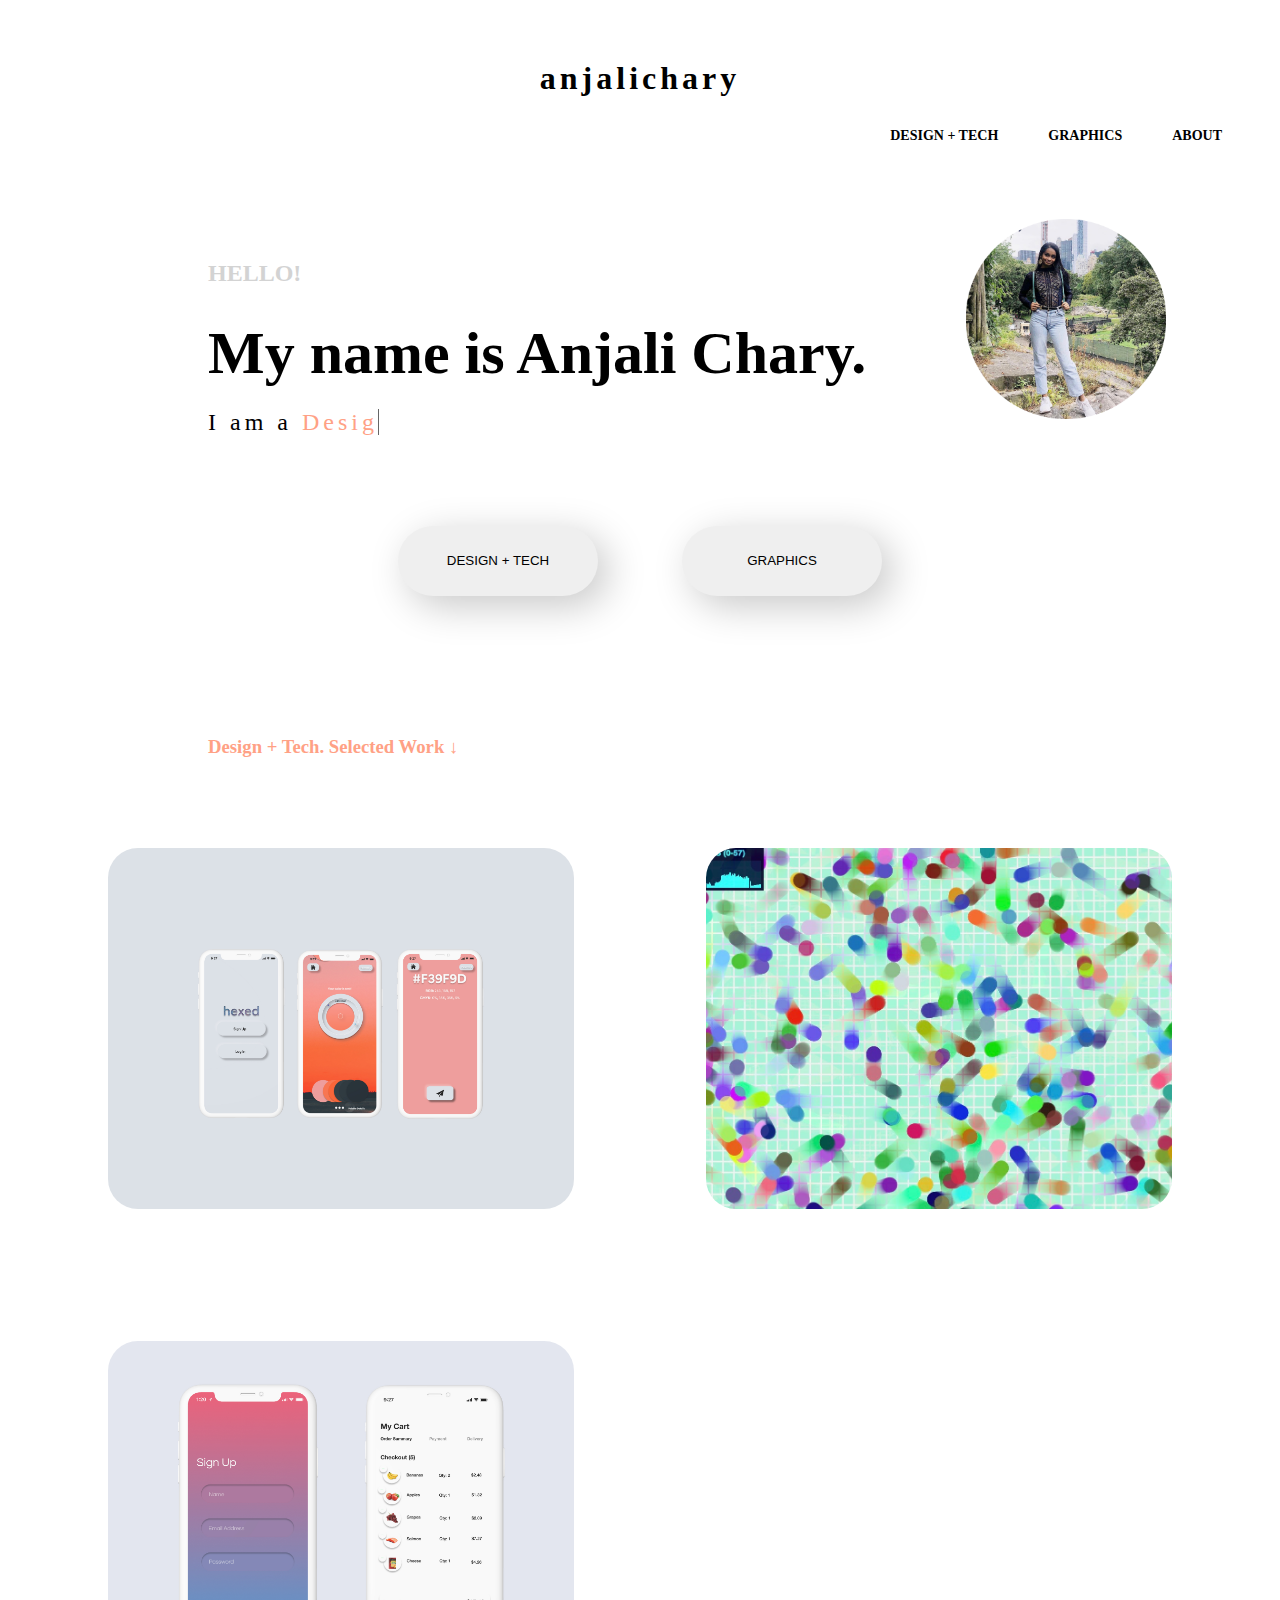
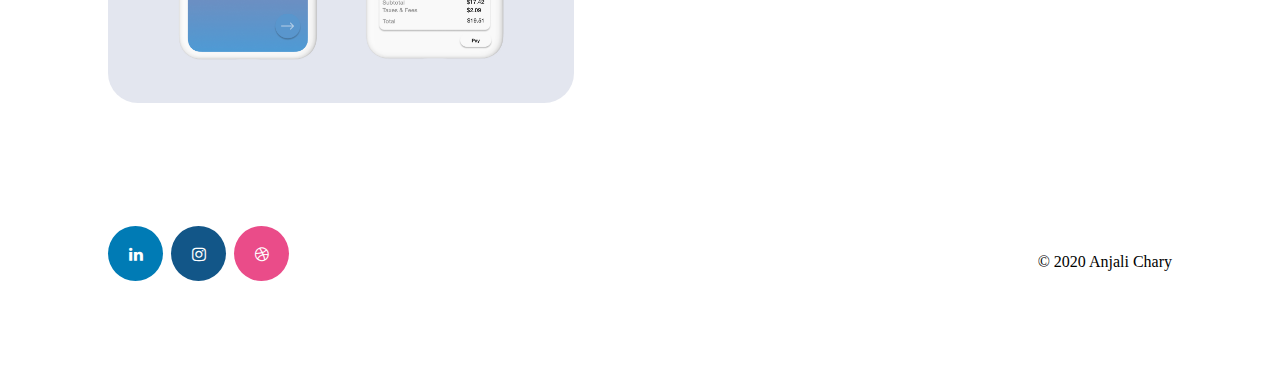
<file: index.html>
<!doctype html>
<html>  
    <head>
        <meta charset = 'utf-8'>
        <title> Design + Tech. | Anjali Chary </title>
        <link rel = "stylesheet" href = "portfolio.css">
        <link rel="shortcut icon" type="image/x-icon" href="logo.png" />
         <link rel="stylesheet" href="https://cdnjs.cloudflare.com/ajax/libs/font-awesome/4.7.0/css/font-awesome.min.css">
    </head>

    <h1> <a href = "index.html">anjalichary</a></h1>
    
<!-- navigation bar> -->
    <div class="topnav">
        <a href="about.html">ABOUT</a>
        <a href="graphics.html">GRAPHICS</a>
        <a href="index.html">DESIGN + TECH </a>
    </div>


    <div class = "intro">
        <h4> HELLO!</h4>
    </div>
    
    <div class = "intro1">
     <h5> My name is Anjali Chary.</h5>
        <div class = "profile">
        <img src = "profile.jpg" width="200" height="200",>
        </div>
    </div>
    

    <div class = "intro2">
   
        <h10>I am a 
        <mark> <span
        class="txt-rotate"
        data-period="2000"
        data-rotate='[ "Design and Technology Student", "Graphic Designer", "Aspiring Product Designer.", "Creative Coder", "Food Enthusiast", "West-Coaster at heart" ]'></span> </mark>
        </h10>

    </div>

    <div class = "buttons">
    <a href="#title"> <button class="button button1">DESIGN + TECH</button></a>
    <a href = "graphics.html"><button class="button button1">GRAPHICS</button></a>
    </div>
 
    <a id = "title"> <h3> Design + Tech. Selected Work ↓ </h3> </a>
    
    <div class = "gallery">
    
    <div class = "gallery-item">
    <a href="hexed.html" target="_top"> 
    <div class="img__wrap">
    <img class="gallery-image" img width="220" height="250" border="0" align="center" img class = "gallery-image" src="hexed.jpg" style="margin: 0px 0px "><div class = "img__description"> Hexed UI/UX Design + Prototyping</div>
    </div>
    </a>  
    </div>
        
<!--     <div class = "gallery-item">
    <a href="canvas.html" target="_top"> 
    <div class="img__wrap">
    <img class="gallery-image" img width="220" height="250" border="0" align="center" img class = "gallery-image" src="canvas.png"style="margin: 0px 0px "><div class = "img__description"> Canvas Redesign</div>
    </div>
    </a>  
    </div> -->


    <div class = "gallery-item">
    <a href="code.html" target="_top"> 
    <div class="img__wrap">
    <img class="gallery-image" img width="220" height="250" border="0" align="center" img class = "gallery-image" src="Screen%20Shot%202020-04-29%20at%203.40.47%20PM.jpg"> <div class = "img__description"> Creative Coding </div>
    </div>
    </a>  
    </div>
        
    <div class = "gallery-item">
    <a href="ui.html" target="_top"> 
    <div class="img__wrap">
    <img class="gallery-image" img width="220" height="250" border="0" align="center" img class = "gallery-image" src="uidaily.jpg"> <div class = "img__description"> UI Exercises</div>
    </div>
    </a>  
    </div>
     

</div>
    
    
<script>
    var TxtRotate = function(el, toRotate, period) {
  this.toRotate = toRotate;
  this.el = el;
  this.loopNum = 0;
  this.period = parseInt(period, 4) || 1000;
  this.txt = '';
  this.tick();
  this.isDeleting = false;
};

TxtRotate.prototype.tick = function() {
  var i = this.loopNum % this.toRotate.length;
  var fullTxt = this.toRotate[i];

  if (this.isDeleting) {
    this.txt = fullTxt.substring(0, this.txt.length - 1);
  } else {
    this.txt = fullTxt.substring(0, this.txt.length + 1);
  }

  this.el.innerHTML = '<span class="wrap">'+this.txt+'</span>';

  var that = this;
  var delta = 200 - Math.random() * 100;

  if (this.isDeleting) { delta /= 2; }

  if (!this.isDeleting && this.txt === fullTxt) {
    delta = this.period;
    this.isDeleting = true;
  } else if (this.isDeleting && this.txt === '') {
    this.isDeleting = false;
    this.loopNum++;
    delta = 500;
  }

  setTimeout(function() {
    that.tick();
  }, delta);
};

window.onload = function() {
  var elements = document.getElementsByClassName('txt-rotate');
  for (var i=0; i<elements.length; i++) {
    var toRotate = elements[i].getAttribute('data-rotate');
    var period = elements[i].getAttribute('data-period');
    if (toRotate) {
      new TxtRotate(elements[i], JSON.parse(toRotate), period);
    }
  }
  // INJECT CSS
  var css = document.createElement("style");
  css.type = "text/css";
  css.innerHTML = ".txt-rotate > .wrap { border-right: 0.08em solid #666 }";
  document.body.appendChild(css);
};


Resources
    
</script>
    
<footer>
    <h11> © 2020 Anjali Chary </h11>
    <br>
    <a href="https://www.linkedin.com/in/anjali-chary-0304b011b/" class="fa fa-linkedin"></a>
    <a href="https://www.instagram.com/anjalichary/?hl=en" class="fa fa-instagram"></a>
    <a href="https://dribbble.com/anjalichary" class="fa fa-dribbble"></a>
</footer>
    
    
</html>
</file>
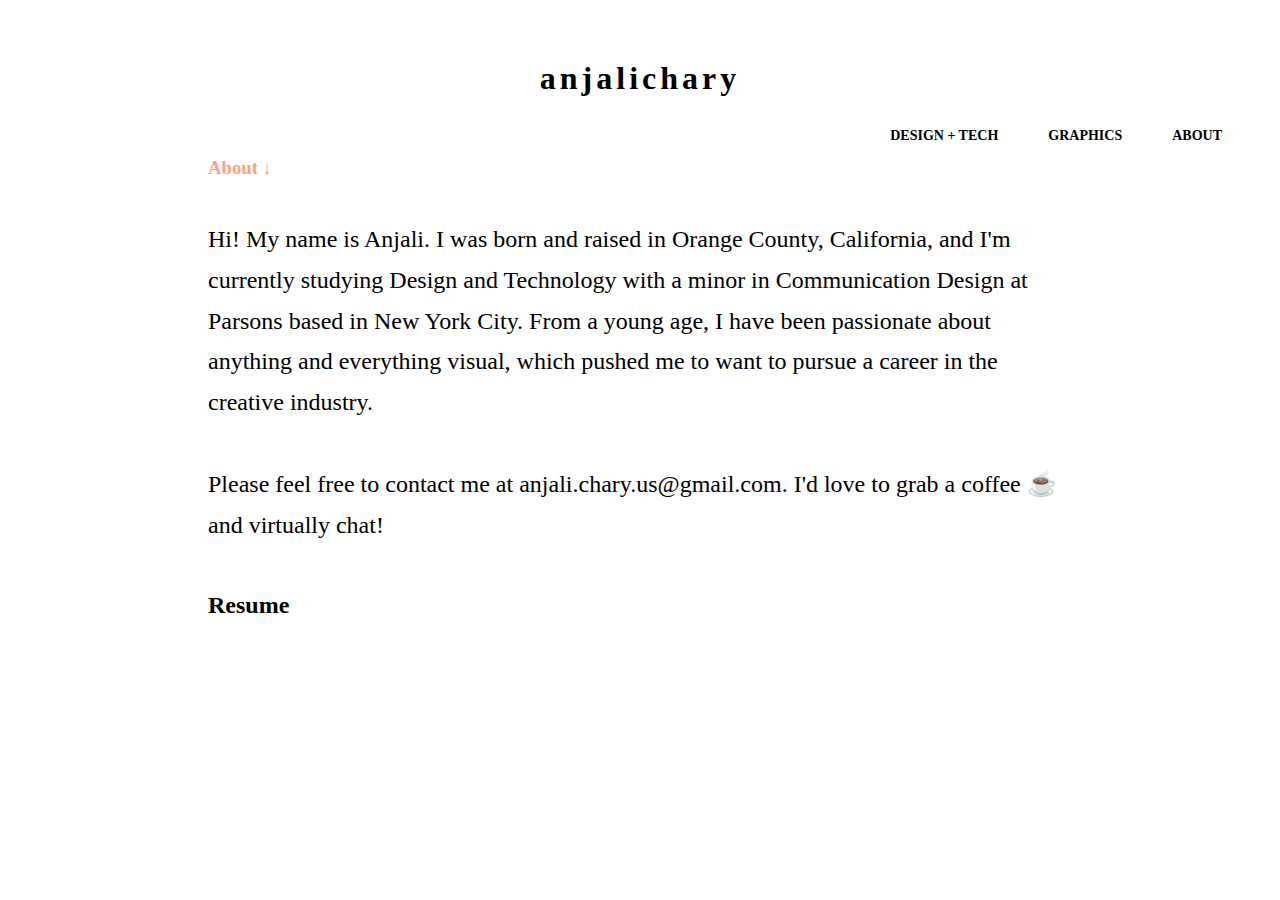
<file: about.html>
<!doctype html>
<html>
    
    <head>
        <meta charset = 'utf-8'>
        <title> About. | Anjali Chary</title>
        <link rel = "stylesheet" href = "portfolio.css">
         <link rel="shortcut icon" type="image/x-icon" href="logo.png" />
    <link rel="stylesheet" href="https://cdnjs.cloudflare.com/ajax/libs/font-awesome/4.7.0/css/font-awesome.min.css">
    </head>

<!-- title> -->
    <h1> <a href = "index.html">anjalichary</a></h1>
    
<!-- navigation bar> -->
    <div class="topnav">
        <a href="about.html">ABOUT</a>
        <a href="graphics.html">GRAPHICS</a>
        <a href="index.html">DESIGN + TECH </a>
    </div>
<h3> About ↓ </h3>


    <h7> Hi! My name is Anjali. I was born and raised in Orange County, California, and I'm currently studying Design and Technology with a minor in Communication Design at Parsons based in New York City. From a young age, I have been passionate about anything and everything visual, which pushed me to want to pursue a career in the creative industry. <br> <br> Please feel free to contact me at anjali.chary.us@gmail.com. I'd love to grab a coffee ☕ and virtually chat!</h7>
    <br>
    <br>
    <a href = "AnjaliCharyResume.pdf"><h7><b>Resume</b></h7></a>
    
    
 
</html>
</file>
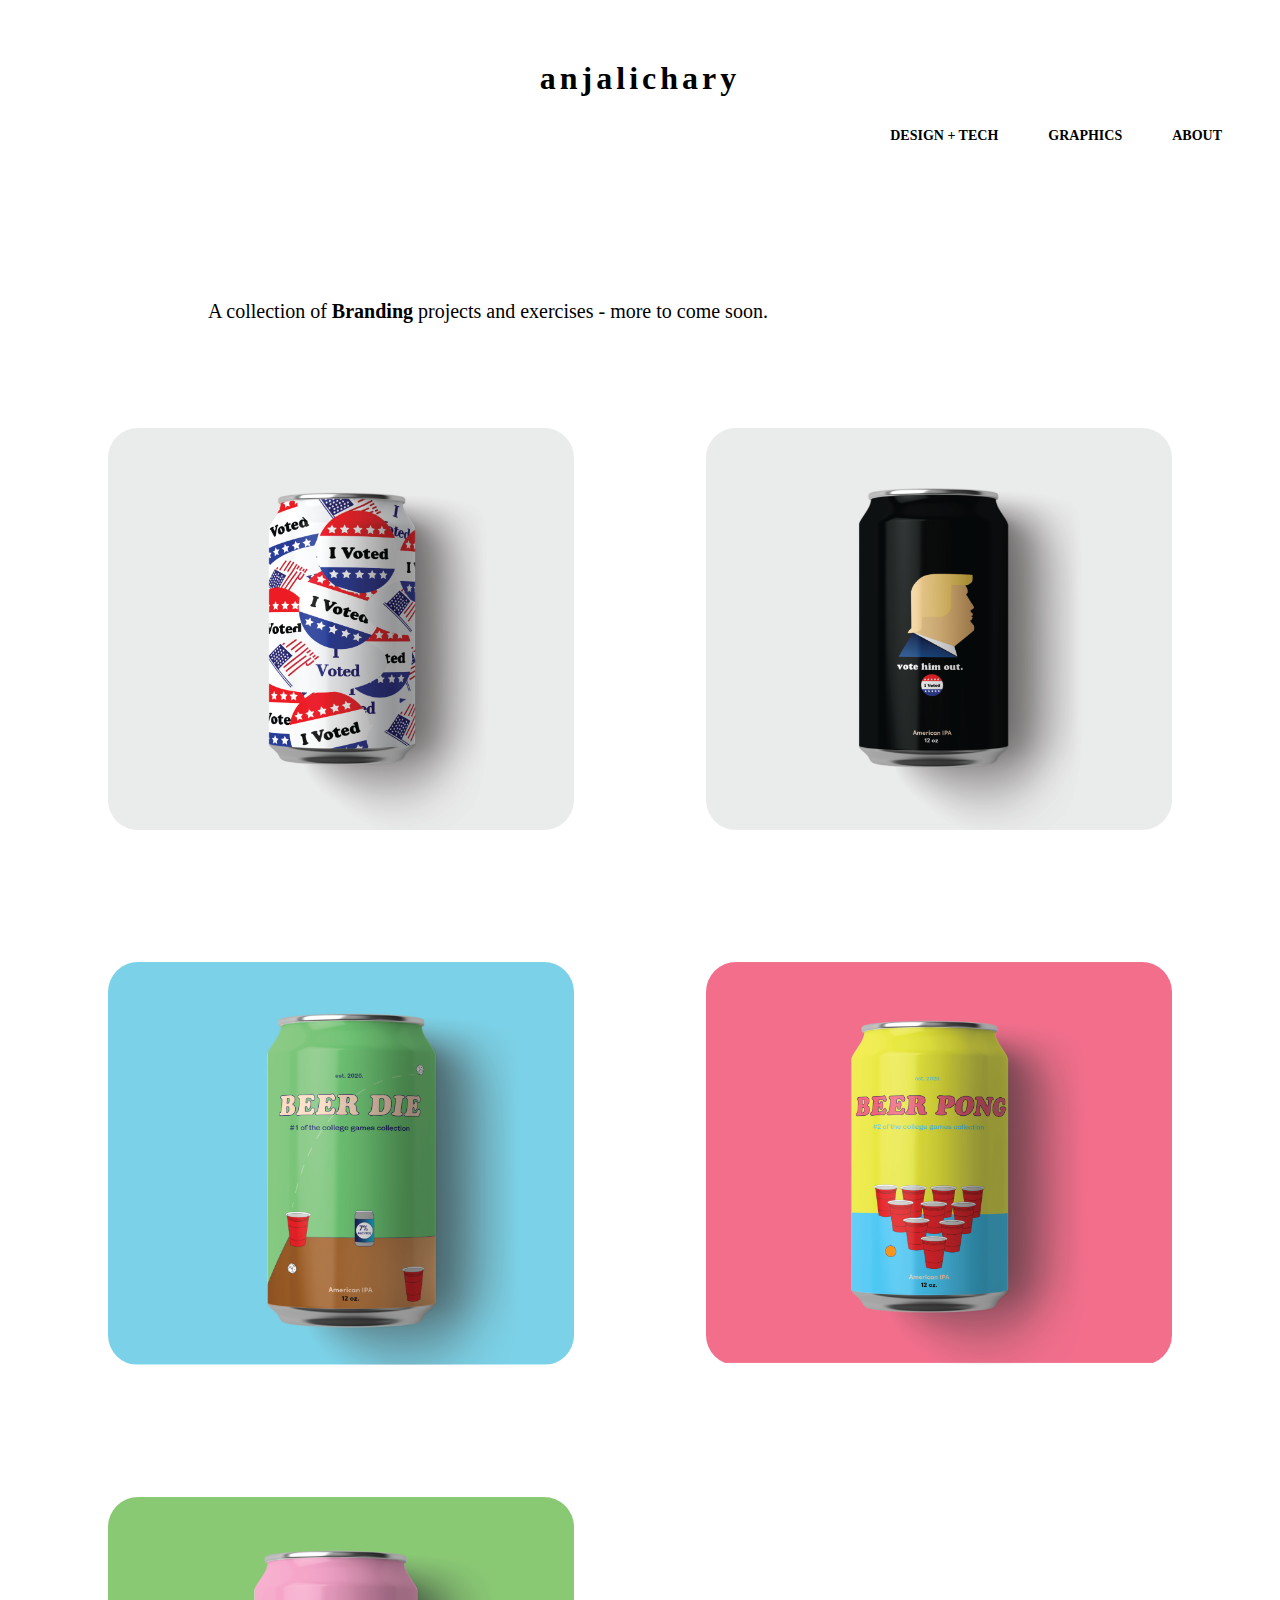
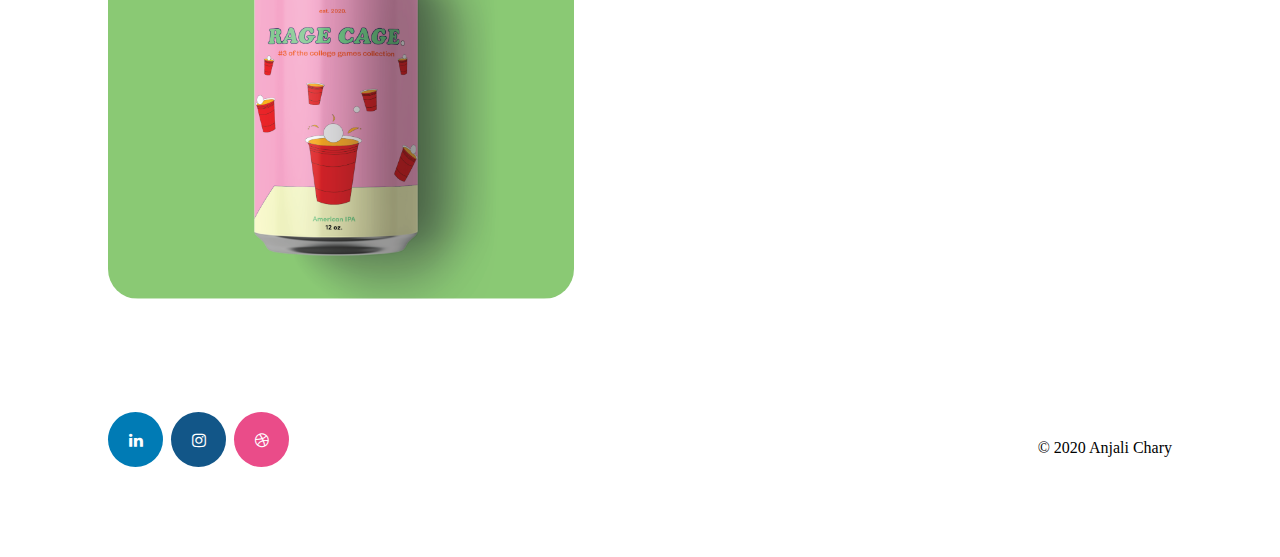
<file: beer.html>
<!doctype html>
<html>
    
    <head>
        <meta charset = 'utf-8'>
        <title> Branding.| Anjali Chary </title>
        <link rel = "stylesheet" href = "portfolio.css">
        <link rel="shortcut icon" type="image/x-icon" href="logo.png" />
          <link rel="shortcut icon" type="image/x-icon" href="logo.png" />
            <link rel="stylesheet" href="https://cdnjs.cloudflare.com/ajax/libs/font-awesome/4.7.0/css/font-awesome.min.css">
        
    </head>

<!-- title> -->
    <h1> <a href = "index.html">anjalichary</a></h1>
    
<!-- navigation bar> -->
    <div class="topnav">
        <a href="about.html">ABOUT</a>
        <a href="graphics.html">GRAPHICS</a>
        <a href="index.html">DESIGN + TECH </a>
    </div>

<!--intro>-->
  <div class = "intro">
       <h12> A collection of <b> Branding</b> projects and exercises - more to come soon.</h12>
       
    </div>
    
    <div class = "gallery">
        
    <div class = "gallery-item">
    <img width="20" height="50" border="0" align="center" img class = "gallery-image" src="votemockup.png"> 
    </div>
        
    <div class = "gallery-item">
    <img width="20" height="50" border="0" align="center" img class = "gallery-image" src="trumpfinal.png"> 
    </div>
        
        <div class = "gallery-item">
    <img width="20" height="50" border="0" align="center" img class = "gallery-image" src="beerdie.png"> 
    </div>
    
    <div class = "gallery-item">
    <img width="20" height="50" border="0" align="center" img class = "gallery-image" src="pongweb.png"> 
    </div>
        
    <div class = "gallery-item">
    <img width="20" height="50" border="0" align="center" img class = "gallery-image" src="ragecage.png"> 
    </div>
        
 
    </div>
    

    <h3></h3>

    <h3> </h3>
    
 
    
	













</html>
    <footer>
<h11> © 2020 Anjali Chary </h11>
    <br>
    <a href="https://www.linkedin.com/in/anjali-chary-0304b011b/" class="fa fa-linkedin"></a>
    <a href="https://www.instagram.com/anjalichary/?hl=en" class="fa fa-instagram"></a>
    <a href="https://dribbble.com/anjalichary" class="fa fa-dribbble"></a>
    </footer>
</file>
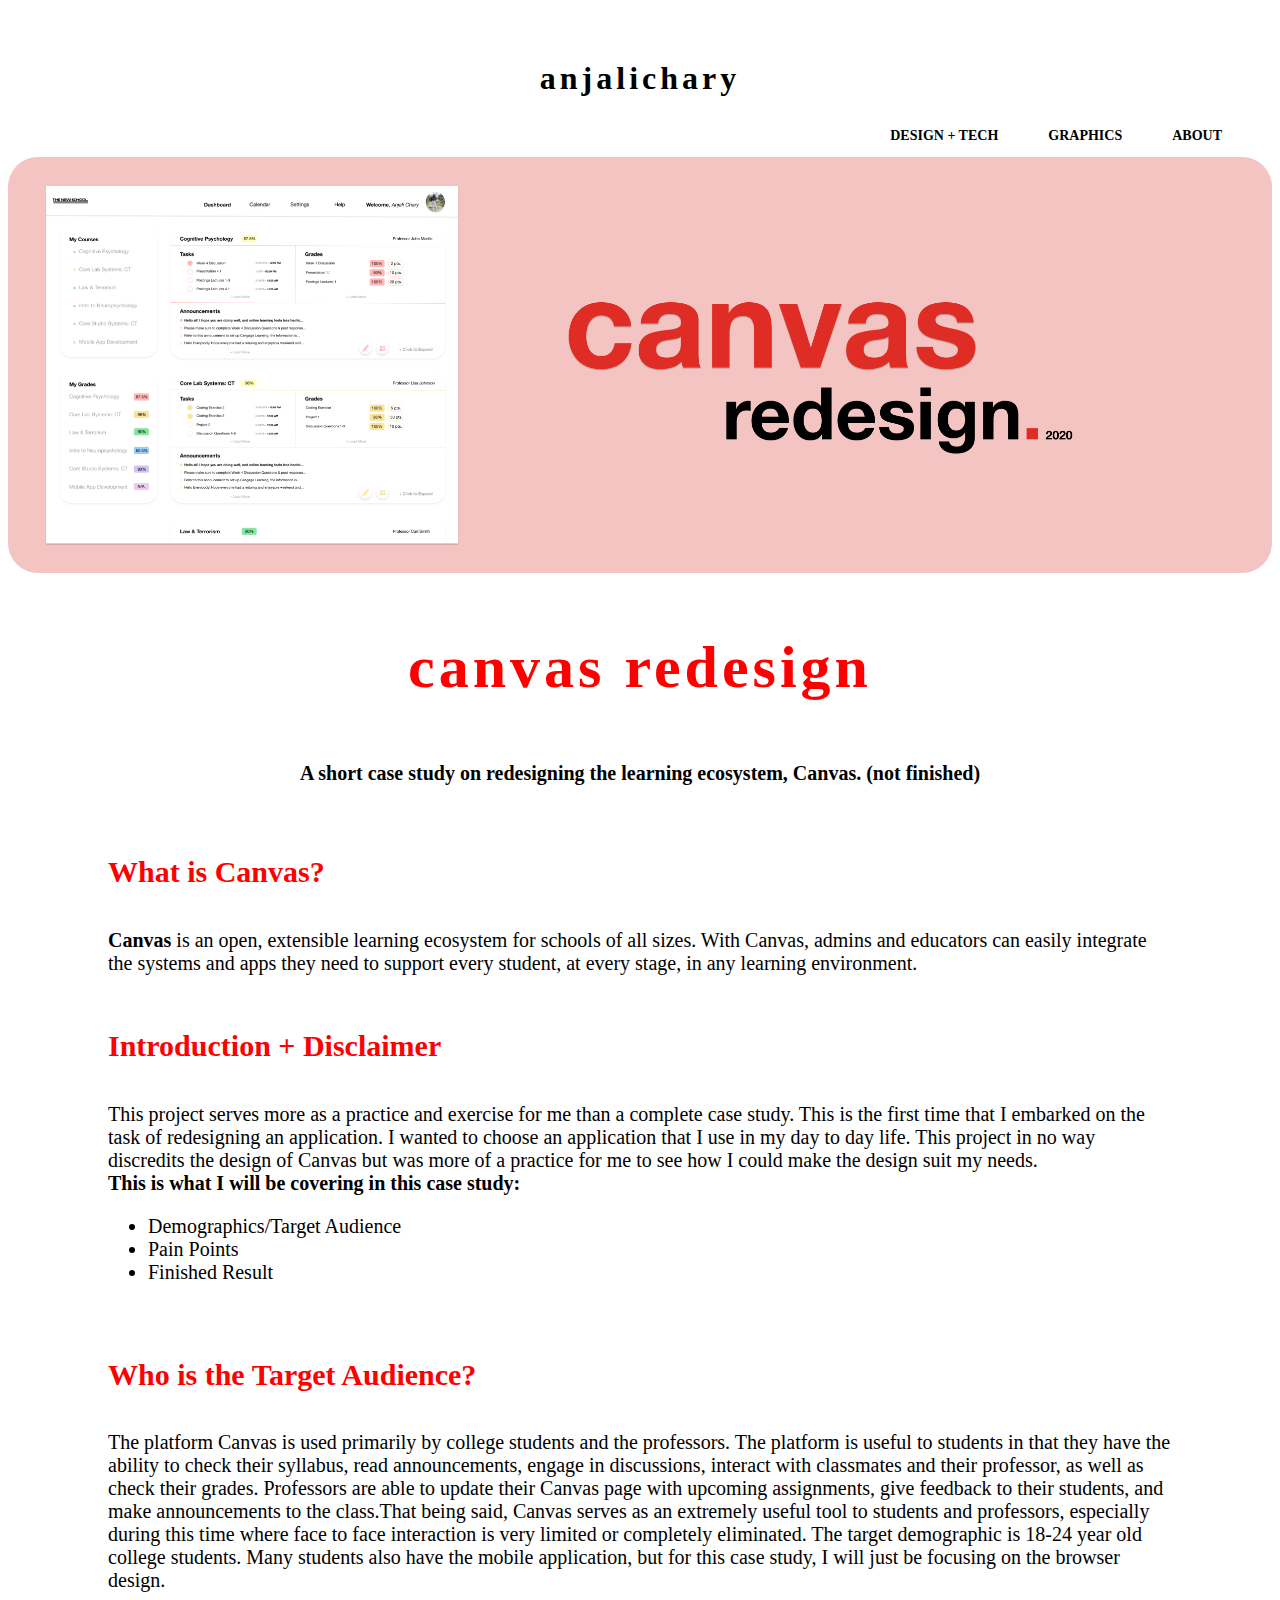
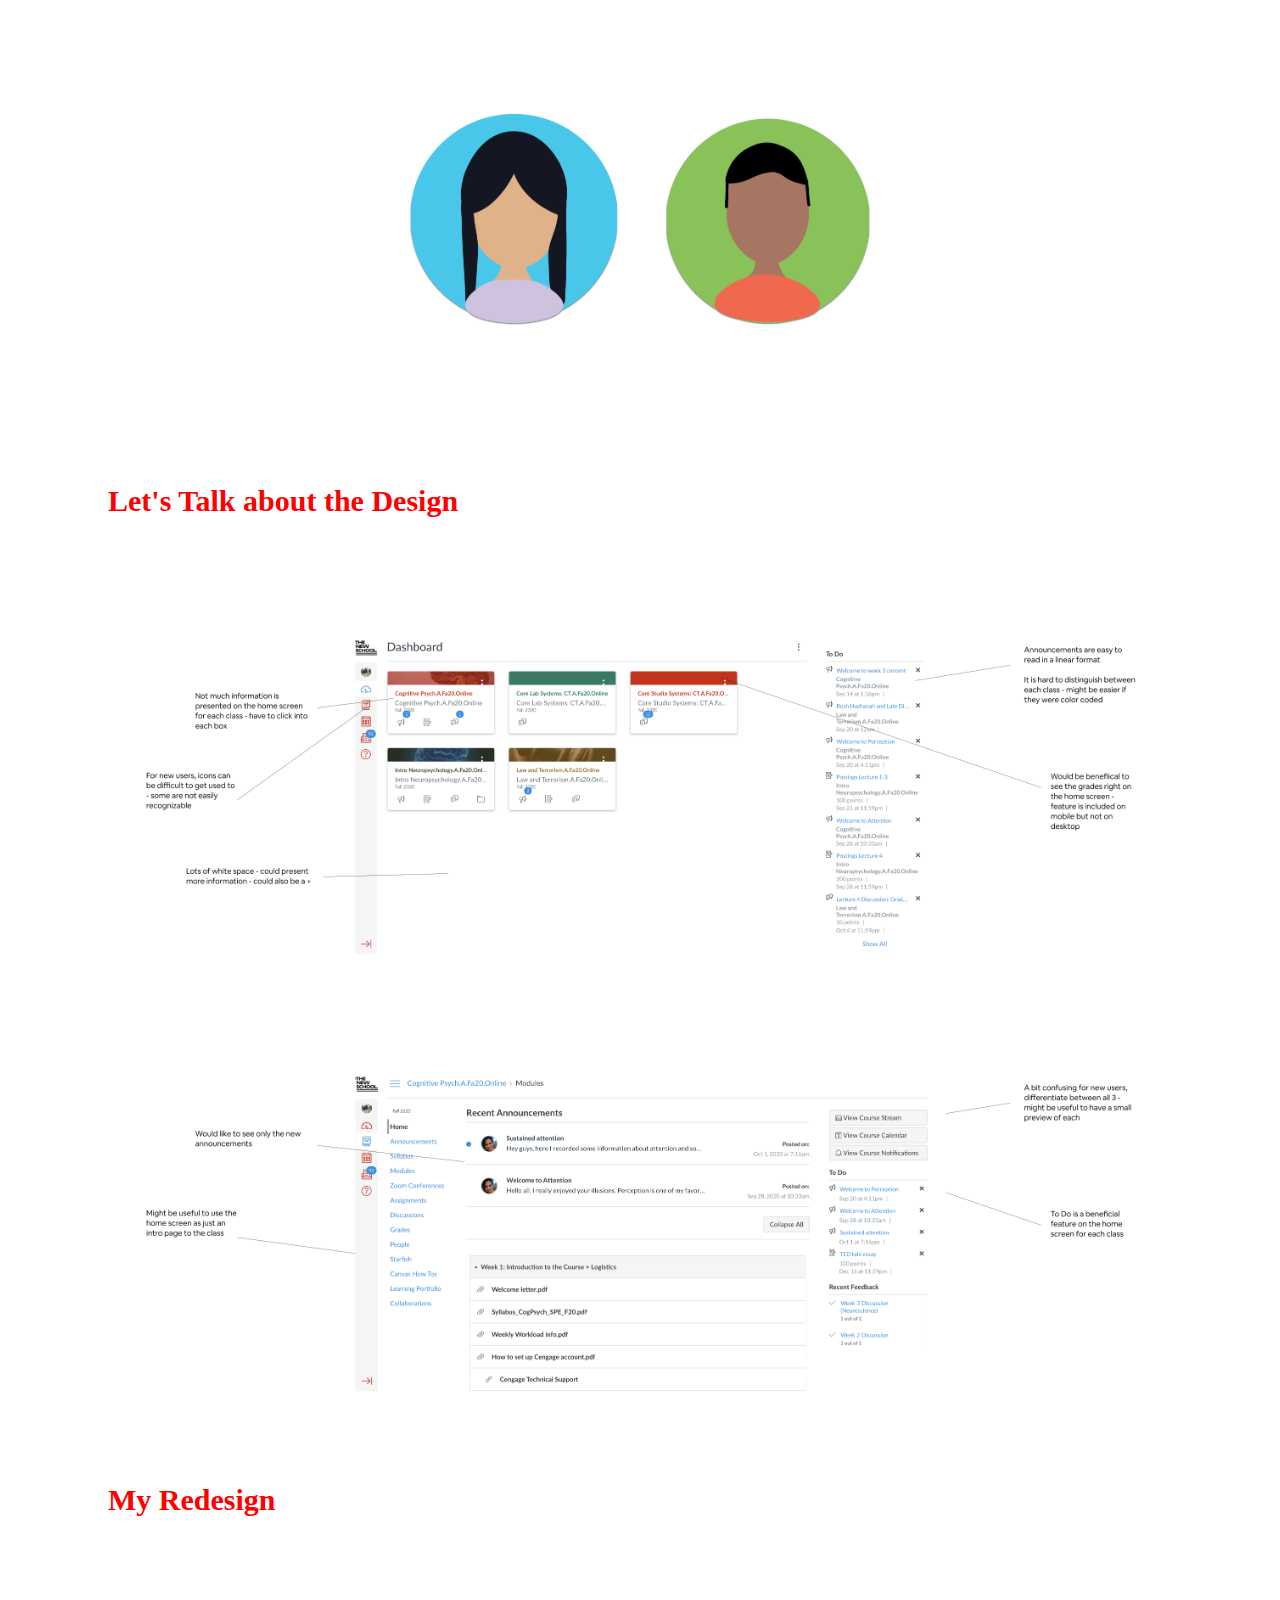
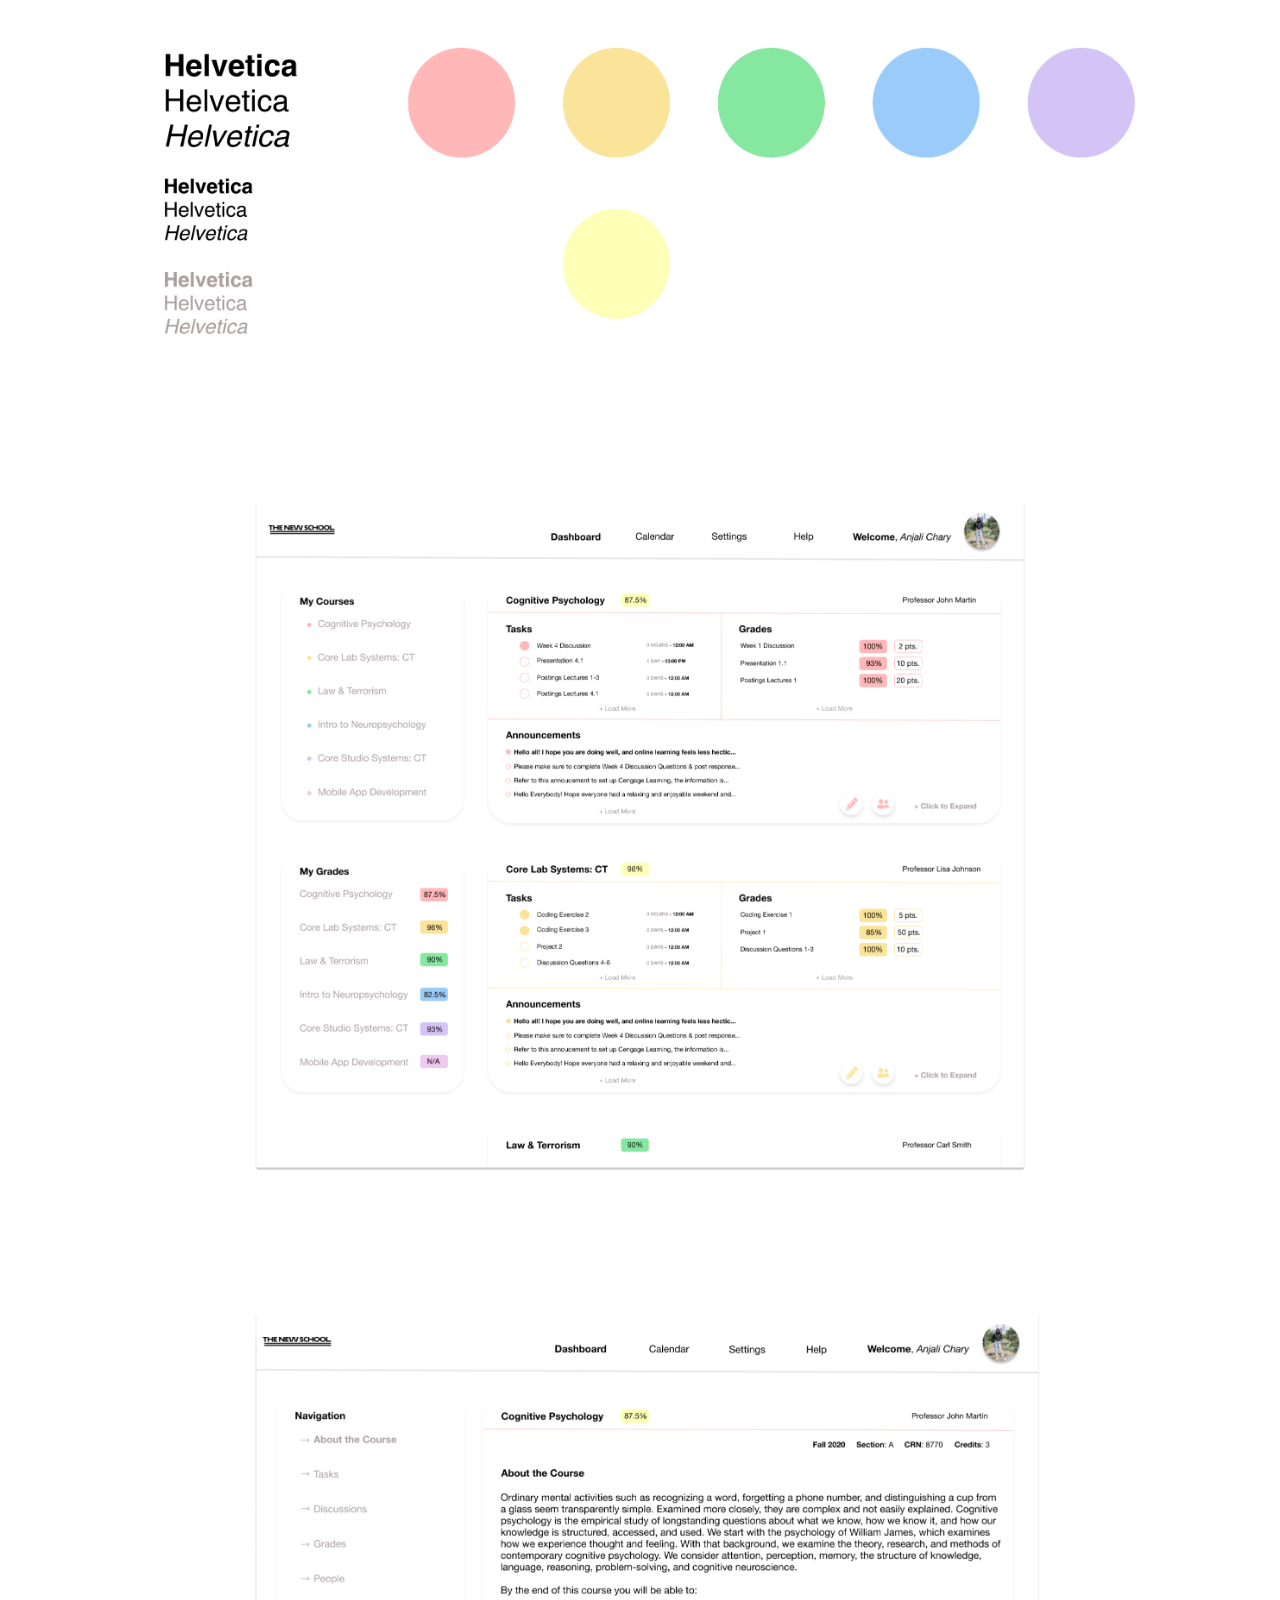
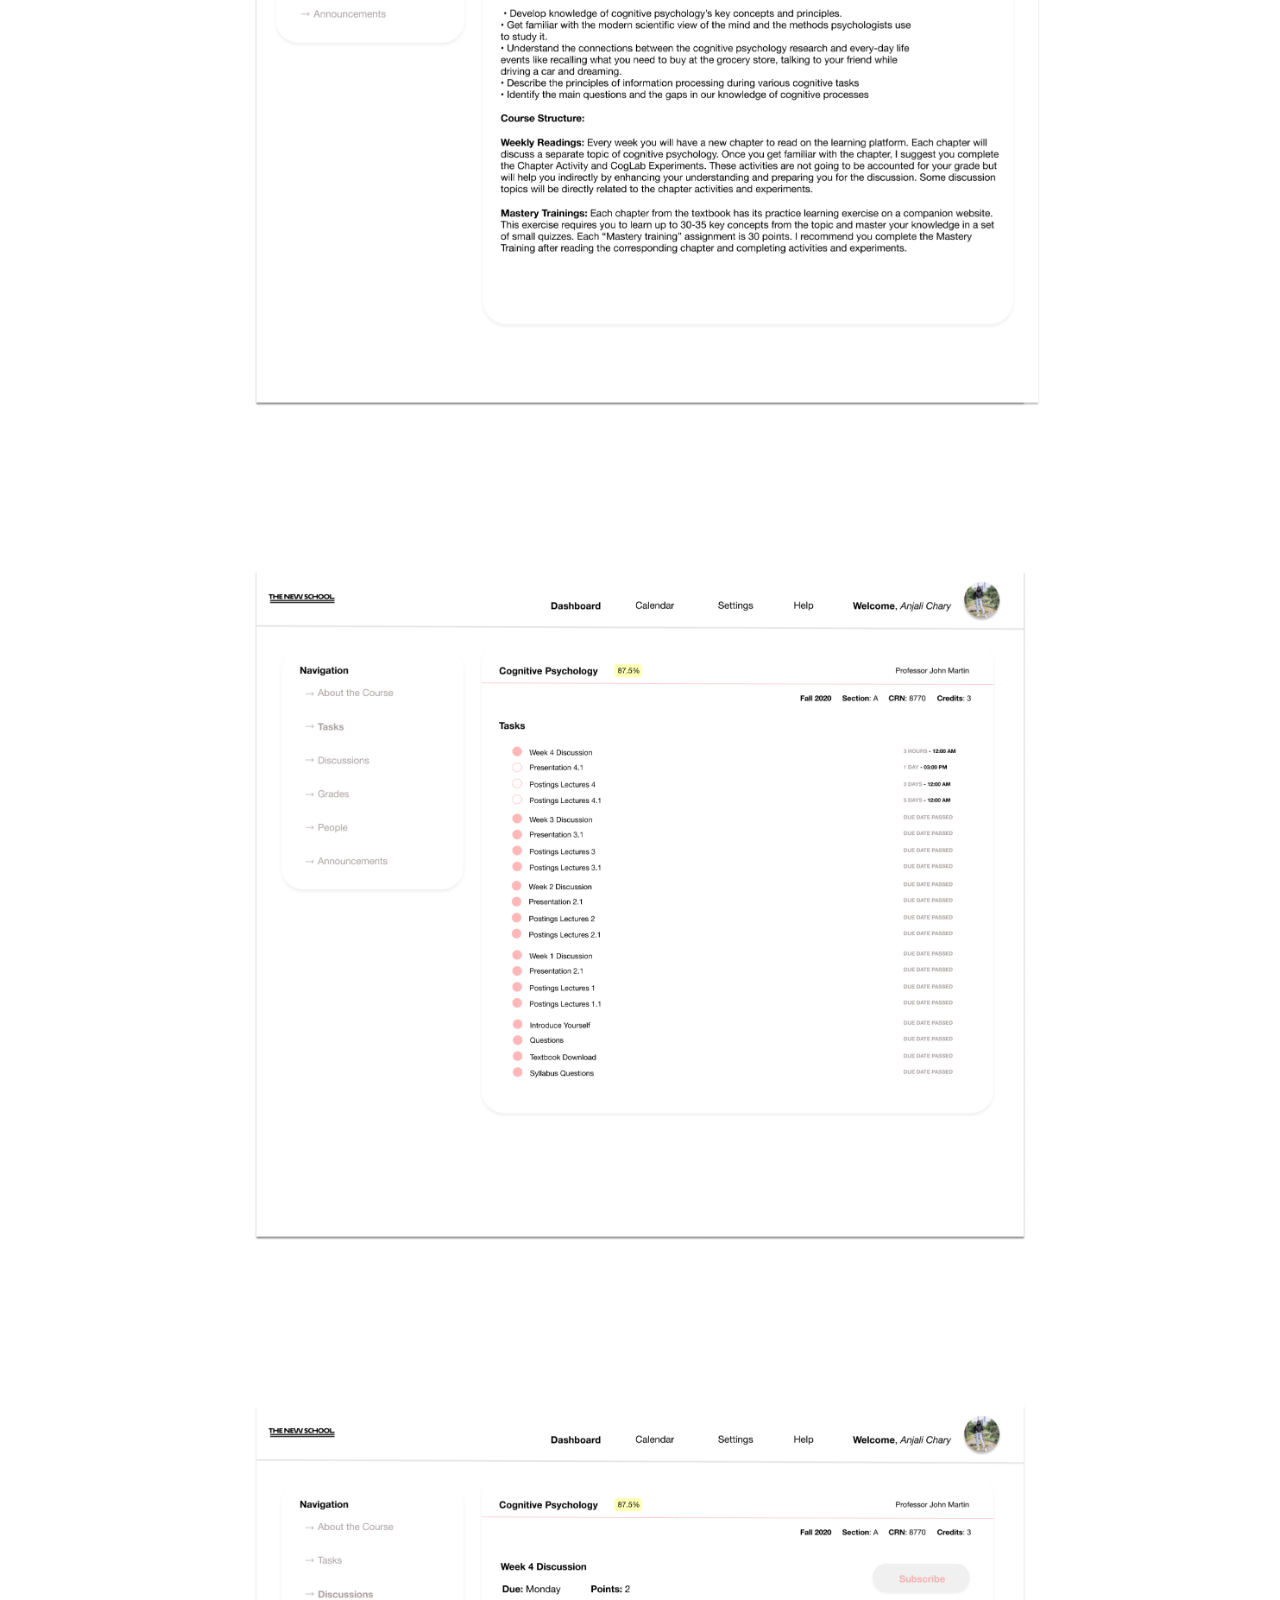
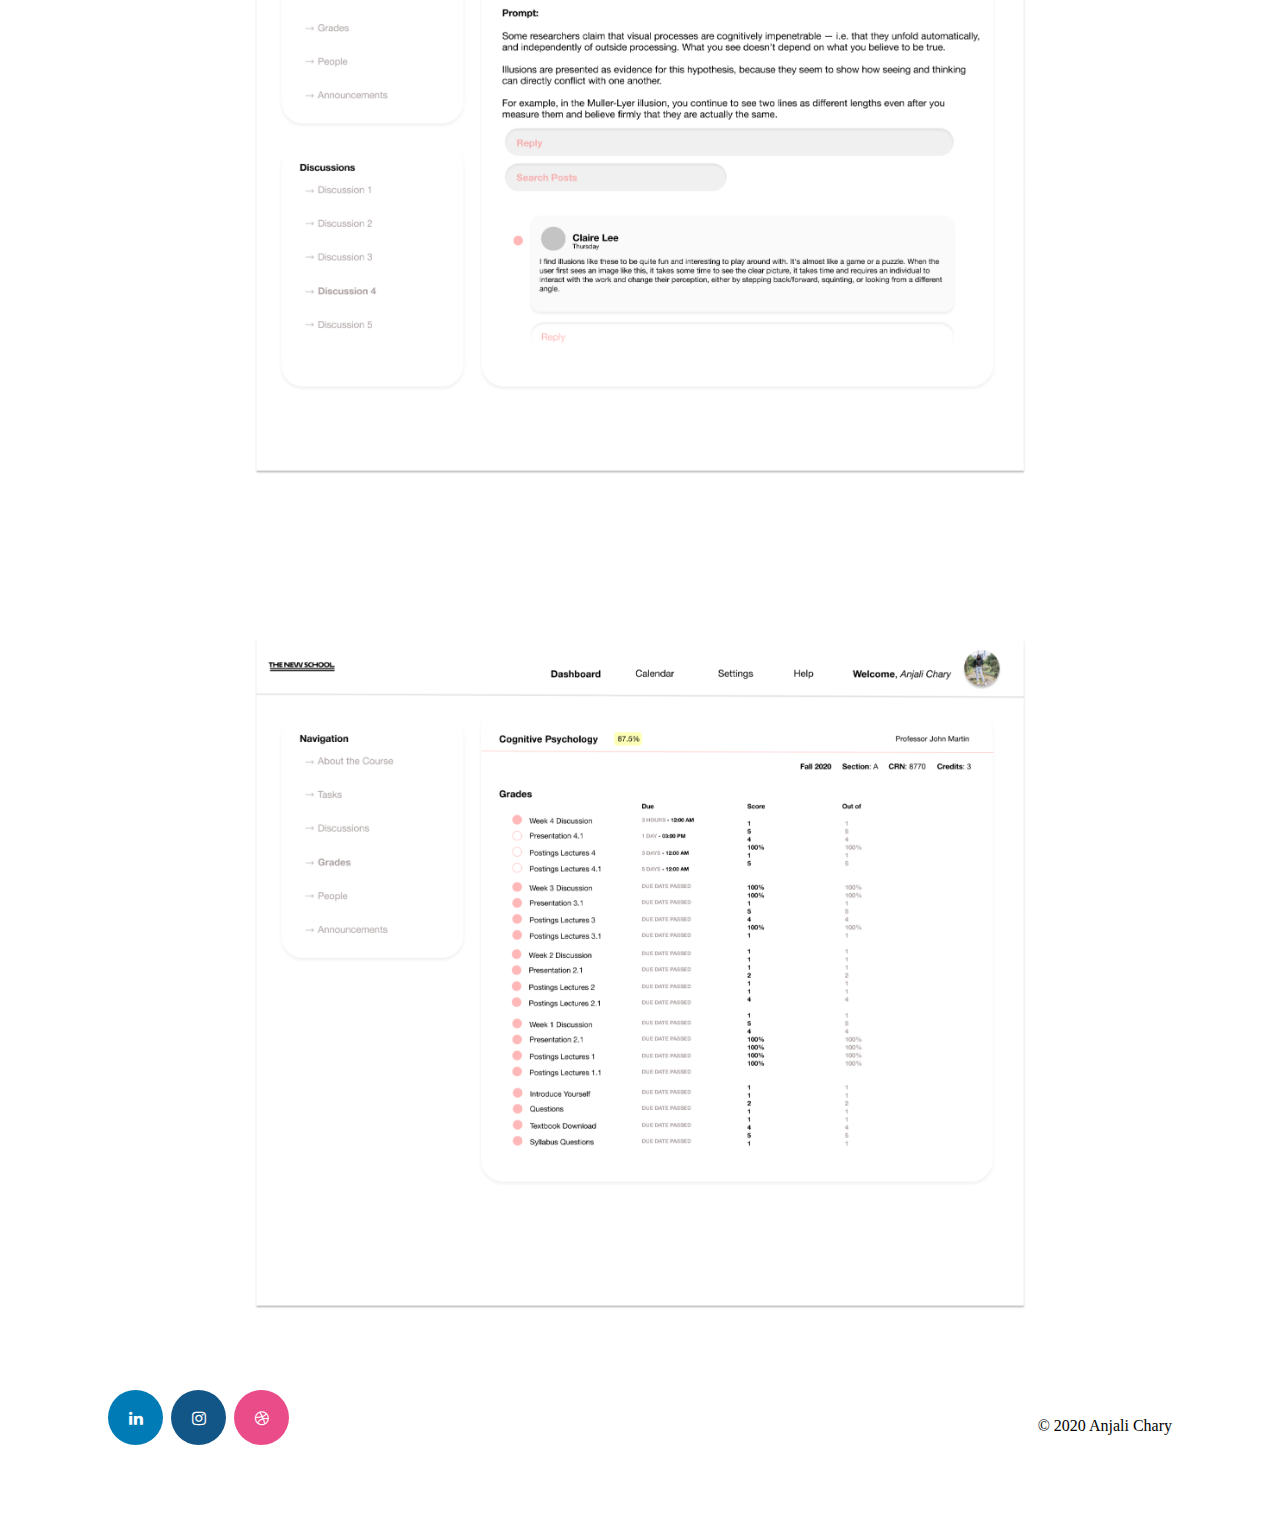
<file: canvas.html>
<!doctype html>
<html>
    
    <head>
        <meta charset = 'utf-8'>
        <title> Canvas Redesign. | Anjali Chary </title>
        <link rel = "stylesheet" href = "canvascase.css">
        <link rel="shortcut icon" type="image/x-icon" href="logo.png" />
          <link rel="shortcut icon" type="image/x-icon" href="logo.png" />
            <link rel="stylesheet" href="https://cdnjs.cloudflare.com/ajax/libs/font-awesome/4.7.0/css/font-awesome.min.css">
        
    </head>

<!-- title> -->
    <h1> <a href = "index.html">anjalichary</a></h1>
    
<!-- navigation bar> -->
    <div class="topnav">
        <a href="about.html">ABOUT</a>
        <a href="graphics.html">GRAPHICS</a>
        <a href="index.html">DESIGN + TECH </a>
    </div>

<!--intro>-->
    
    <img width="120" height="150" border="0" align="center" img class = "gallery-image"  src="canvasheader.png">
    
    
    <h2> canvas redesign </h2>
    <h3> A short case study on redesigning the learning ecosystem, Canvas. (not finished) </h3>
    
    <div class = "intro">
    <h4> <mark><b>What is Canvas?</b></mark> </h4>
    </div>
    
    <div class = "intro1">
    <h12><b>Canvas</b> is an open, extensible learning ecosystem for schools of all sizes. With Canvas, admins and educators can easily integrate the systems and apps they need to support every student, at every stage, in any learning environment.</h12>
    </div>
    
    <div class = "intro">
    <h4> <mark><b>Introduction + Disclaimer</b></mark> </h4>
    </div>
    
    <div class = "intro1">
    <h12><h12>This project serves more as a practice and exercise for me than a complete case study. This is the first time that I embarked on the task of redesigning an application. I wanted to choose an application that I use in my day to day life. This project in no way discredits the design of Canvas but was more of a practice for me to see how I could make the design suit my needs. </h12><h12><b>This is what I will be covering in this case study:</b> <ul>
  <li>Demographics/Target Audience</li>
  <li>Pain Points</li>
  <li>Finished Result</li>
</ul></h12>
    </div>
        
    <div class = "intro">
    <h4> <mark><b>Who is the Target Audience?</b></mark> </h4>
    </div>
    <div class = "intro1">
   <h12>The platform Canvas is used primarily by college students and the professors. The platform is useful to students in that they have the ability to check their syllabus, read announcements, engage in discussions, interact with classmates and their professor, as well as check their grades. Professors are able to update their Canvas page with upcoming assignments, give feedback to their students, and make announcements to the class.That being said, Canvas serves as an extremely useful tool to students and professors, especially during this time where face to face interaction is very limited or completely eliminated. The target demographic is 18-24 year old college students. Many students also have the mobile application, but for this case study, I will just be focusing on the browser design.</h12>
 </div>
        
    <div class = "intro">
    <img width="120" height="150" border="0" align="center" img class = "gallery-image"  src="bots.png">   
    </div>
        
 <div class = "intro">
    <h4> <mark><b>Let's Talk about the Design</b></mark> </h4>
    </div>

    <div class = "intro">
    <img width="120" height="150" border="0" align="center" img class = "gallery-image"  src="painpoints.png">   
    </div>
    <div class = "intro">
    <img width="120" height="150" border="0" align="center" img class = "gallery-image"  src="painpoint2.png">   
    </div>

 <div class = "intro">
    <h4> <mark><b>My Redesign</b></mark> </h4>
    </div>

    <div class = "intro">
    <img width="120" height="150" border="0" align="center" img class = "gallery-image"  src="style.png">   
    </div>
        
        <div class = "intro">
    <img width="120" height="150" border="0" align="center" img class = "gallery-image"  src="mock1.png">   
    </div>
    <div class = "intro">
    <img width="120" height="150" border="0" align="center" img class = "gallery-image"  src="mock2.png">   
    </div>
        
            <div class = "intro">
    <img width="120" height="150" border="0" align="center" img class = "gallery-image"  src="mock3.png">   
    </div>
        
    <div class = "intro">
    <img width="120" height="150" border="0" align="center" img class = "gallery-image"  src="mock4.png">   
    </div>
        
        <div class = "intro">
    <img width="120" height="150" border="0" align="center" img class = "gallery-image"  src="mock6.png">   
    </div>
    



       <footer>
<h11> © 2020 Anjali Chary </h11>
    <br>
    <a href="https://www.linkedin.com/in/anjali-chary-0304b011b/" class="fa fa-linkedin"></a>
    <a href="https://www.instagram.com/anjalichary/?hl=en" class="fa fa-instagram"></a>
    <a href="https://dribbble.com/anjalichary" class="fa fa-dribbble"></a>
    </footer>
</file>
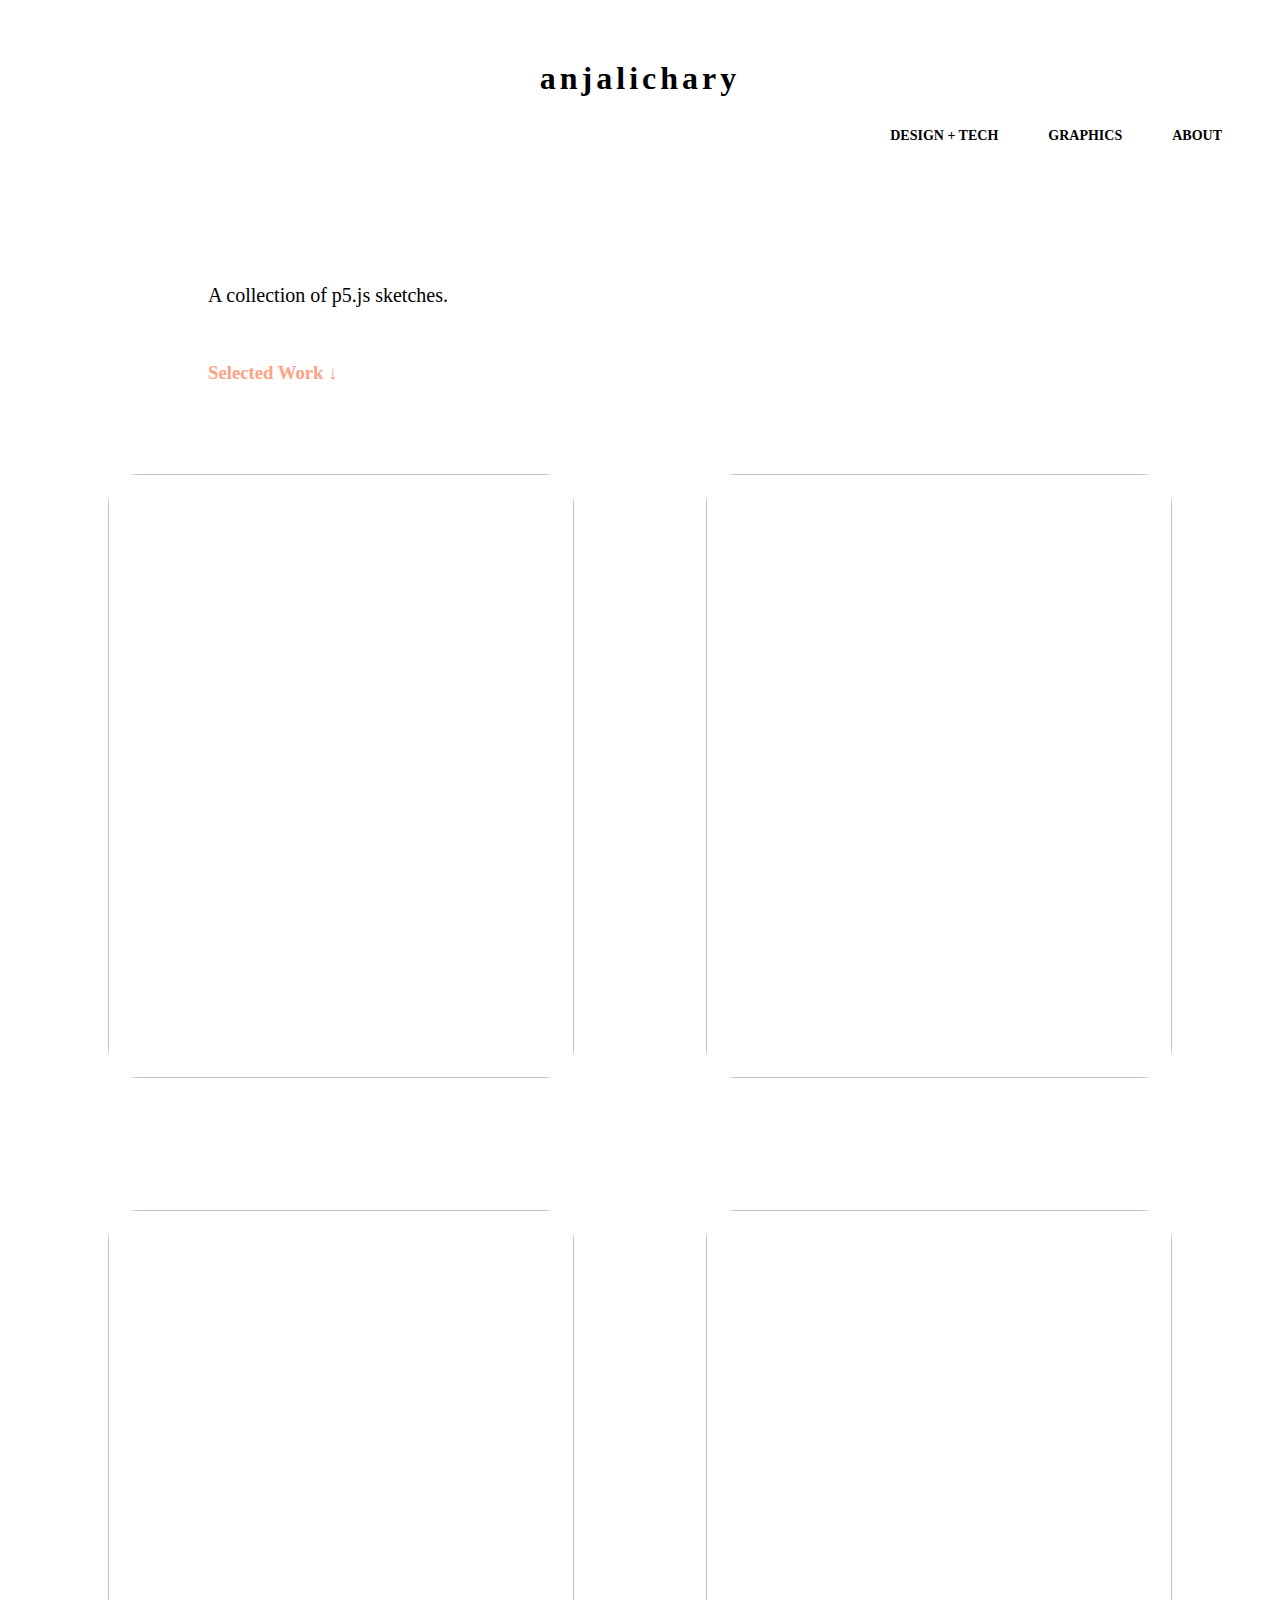
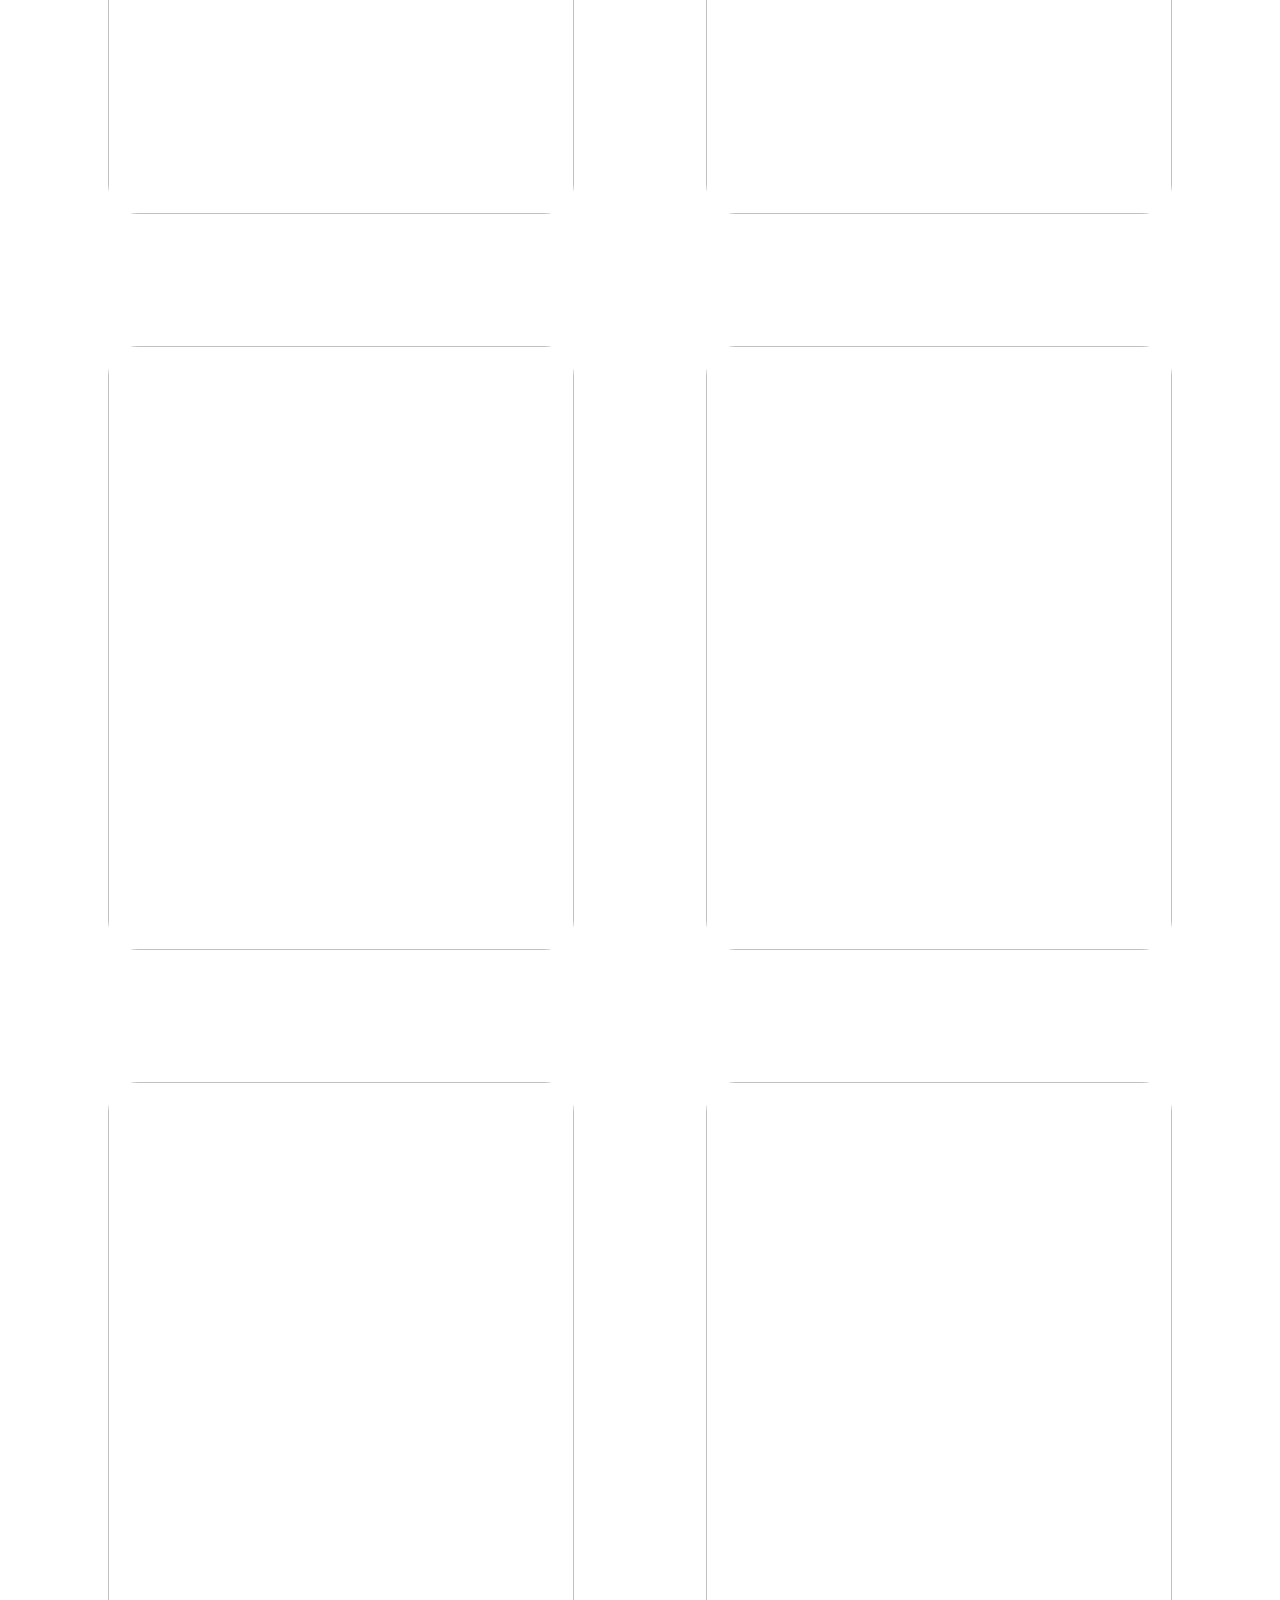
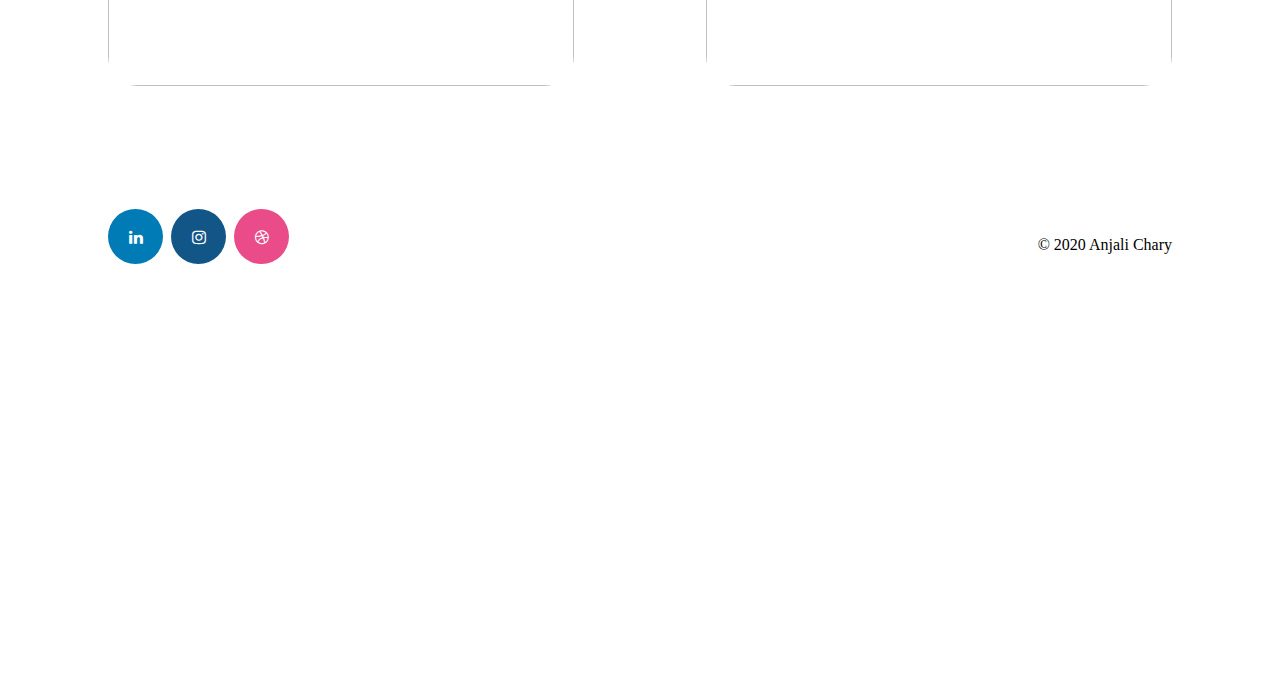
<file: code.html>
<!doctype html>
<html>
    
    <head>
        <meta charset = 'utf-8'>
        <title> Creative Coding. | Anjali Chary </title>
        <link rel = "stylesheet" href = "portfolio.css">
        <link rel="shortcut icon" type="image/x-icon" href="logo.png" />
        <link rel="stylesheet" href="https://cdnjs.cloudflare.com/ajax/libs/font-awesome/4.7.0/css/font-awesome.min.css">
        
    </head>

<!-- title> -->
    <h1> <a href = "index.html">anjalichary</a></h1>
    
<!-- navigation bar> -->
    <div class="topnav">
        <a href="about.html">ABOUT</a>
        <a href="graphics.html">GRAPHICS</a>
        <a href="index.html">DESIGN + TECH </a>
    </div>


<!--intro>-->
    <div class = "intro">
        <h12> A collection of p5.js sketches. 
        </h12>
        
    </div>
    

    
    <h3> Selected Work ↓ </h3>


	<div class="gallery">
        
        
    <div class = "gallery-item">
    <a href="smartway.html" target="_top">   <img width="100%" height="100%" border="0" align="center" img class = "gallery-image" ><iframe style="width: 600px; height: 600px; overflow: hidden;"  scrolling="no" frameborder="0" src="https://editor.p5js.org/anjalichary/embed/Ijq1Heta"></iframe>
    </a>  
    </div>
        
    <div class = "gallery-item">
    <a href="smartway.html" target="_top">   <img width="100%" height="100%" border="0" align="center" img class = "gallery-image" ><iframe style="width: 600px; height: 600px; overflow: hidden;"  scrolling="no" frameborder="0" src="https://editor.p5js.org/anjalichary/embed/IV8n7rQ2G"></iframe>
    </a>  
    </div>
        


        <div class = "gallery-item">
    <a href="smartway.html" target="_top">   <img width="100%" height="100%" border="0" align="center" img class = "gallery-image" ><iframe style="width: 600px; height: 600px; overflow: hidden;"  scrolling="no" frameborder="0" src="https://editor.p5js.org/anjalichary/embed/ZofeS4bA"></iframe>
    </a>  
    </div>

        
    <div class = "gallery-item">
    <a href="smartway.html" target="_top">   <img width="100%" height="100%" border="0" align="center" img class = "gallery-image" ><iframe style="width: 600px; height: 600px; overflow: hidden;"  scrolling="no" frameborder="0" src="https://editor.p5js.org/anjalichary/embed/bjNuX-dM"></iframe>
    </a>  
    </div>
        
    <div class = "gallery-item">
    <a href="smartway.html" target="_top">   <img width="100%" height="100%" border="0" align="center" img class = "gallery-image" ><iframe style="width: 600px; height: 600px; overflow: hidden;"  scrolling="no" frameborder="0" src="https://editor.p5js.org/anjalichary/embed/mT9V5fZak"></iframe>
    </a>  
    </div>
        
    <div class = "gallery-item">
    <a href="smartway.html" target="_top">   <img width="100%" height="100%" border="0" align="center" img class = "gallery-image" ><iframe style="width: 600px; height: 600px; overflow: hidden;"  scrolling="no" frameborder="0" src="https://editor.p5js.org/anjalichary/embed/uLGRLRQbY"></iframe>
    </a>  
    </div>
        
      <div class = "gallery-item">
    <a href="smartway.html" target="_top">   <img width="100%" height="100%" border="0" align="center" img class = "gallery-image" ><iframe style="width: 600px; height: 600px; overflow: hidden;"  scrolling="no" frameborder="0" src="https://editor.p5js.org/anjalichary/embed/4Wlr7EwIX"></iframe>
    </a>  
    </div>  

    <div class = "gallery-item">
    <a href="smartway.html" target="_top">   <img width="100%" height="100%" border="0" align="center" img class = "gallery-image" ><iframe style="width: 600px; height: 600px; overflow: hidden;"  scrolling="no" frameborder="0" src="https://editor.p5js.org/anjalichary/embed/aB9eg-LTU"></iframe>
    </a>  
    </div>
        
 </div>
    <footer>
<h11> © 2020 Anjali Chary </h11>
    <br>
    <a href="https://www.linkedin.com/in/anjali-chary-0304b011b/" class="fa fa-linkedin"></a>
    <a href="https://www.instagram.com/anjalichary/?hl=en" class="fa fa-instagram"></a>
    <a href="https://dribbble.com/anjalichary" class="fa fa-dribbble"></a>
    </footer>
 




</html>
</file>
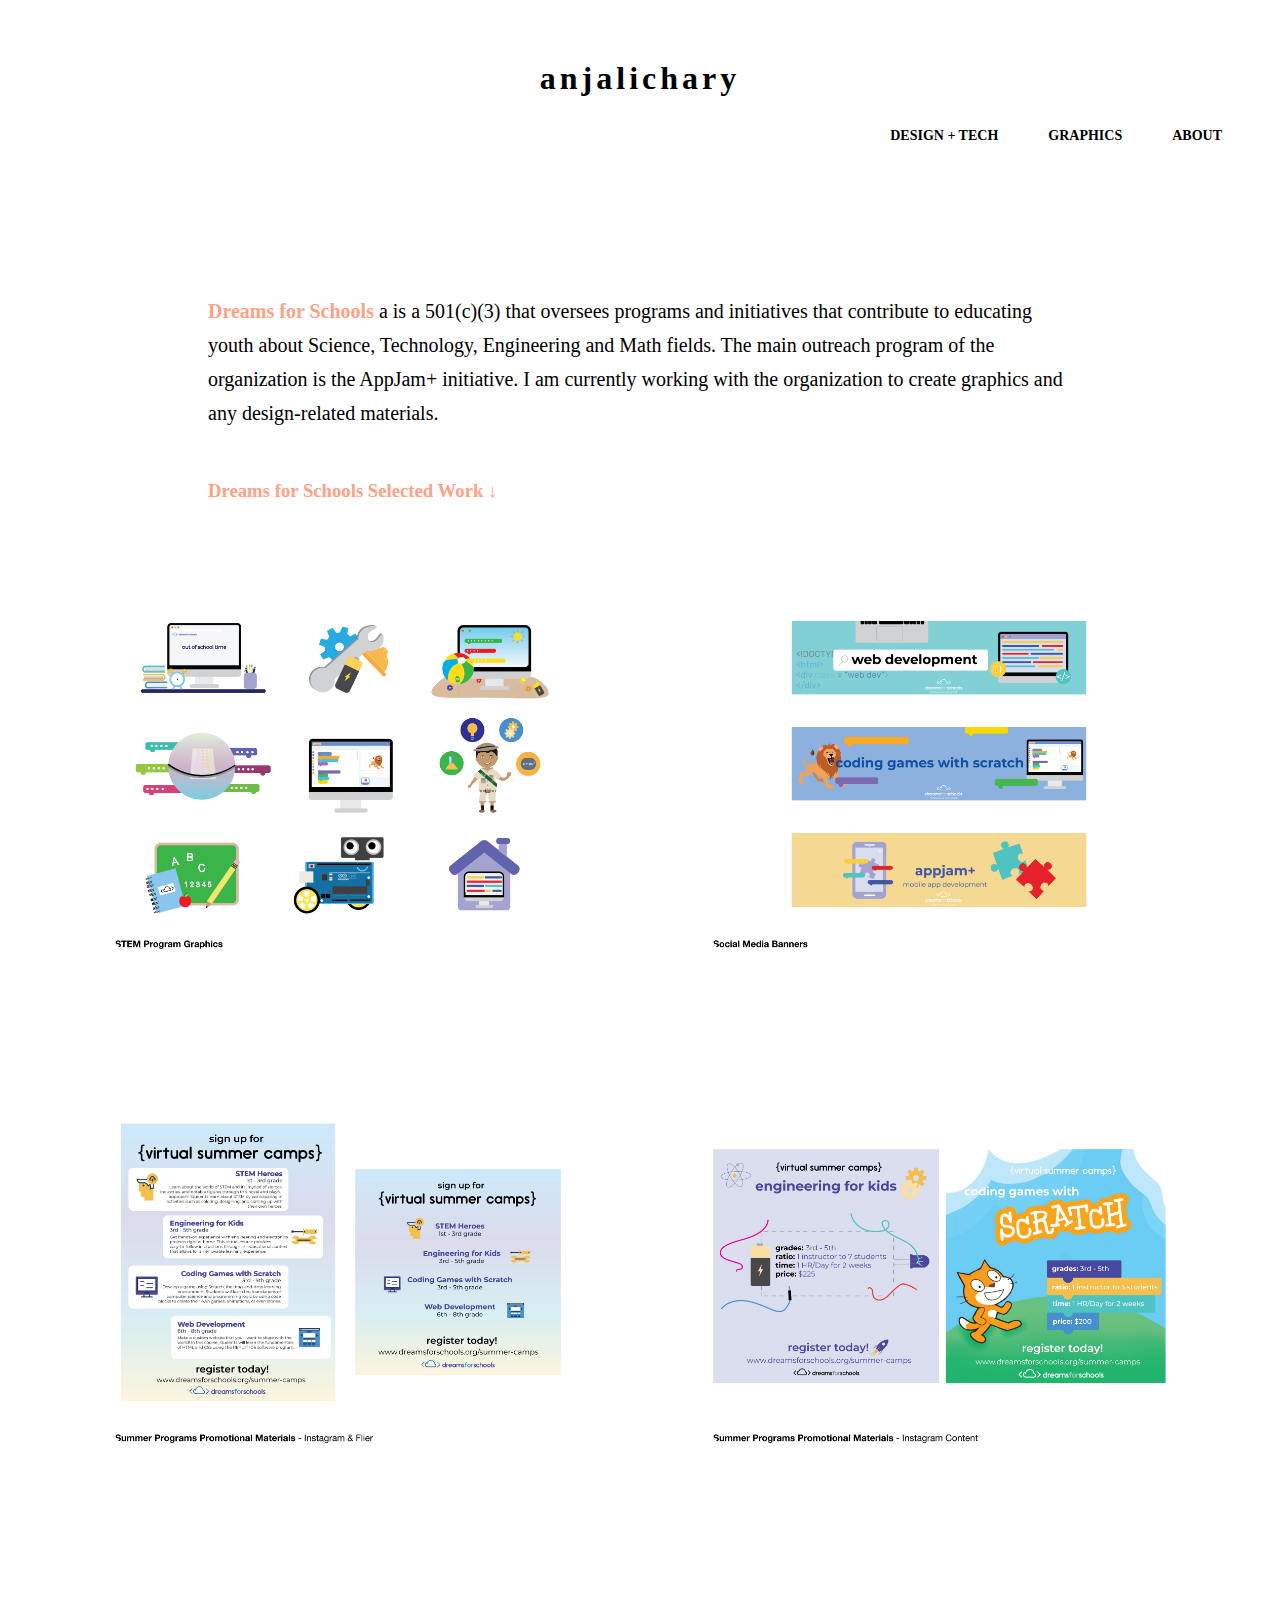
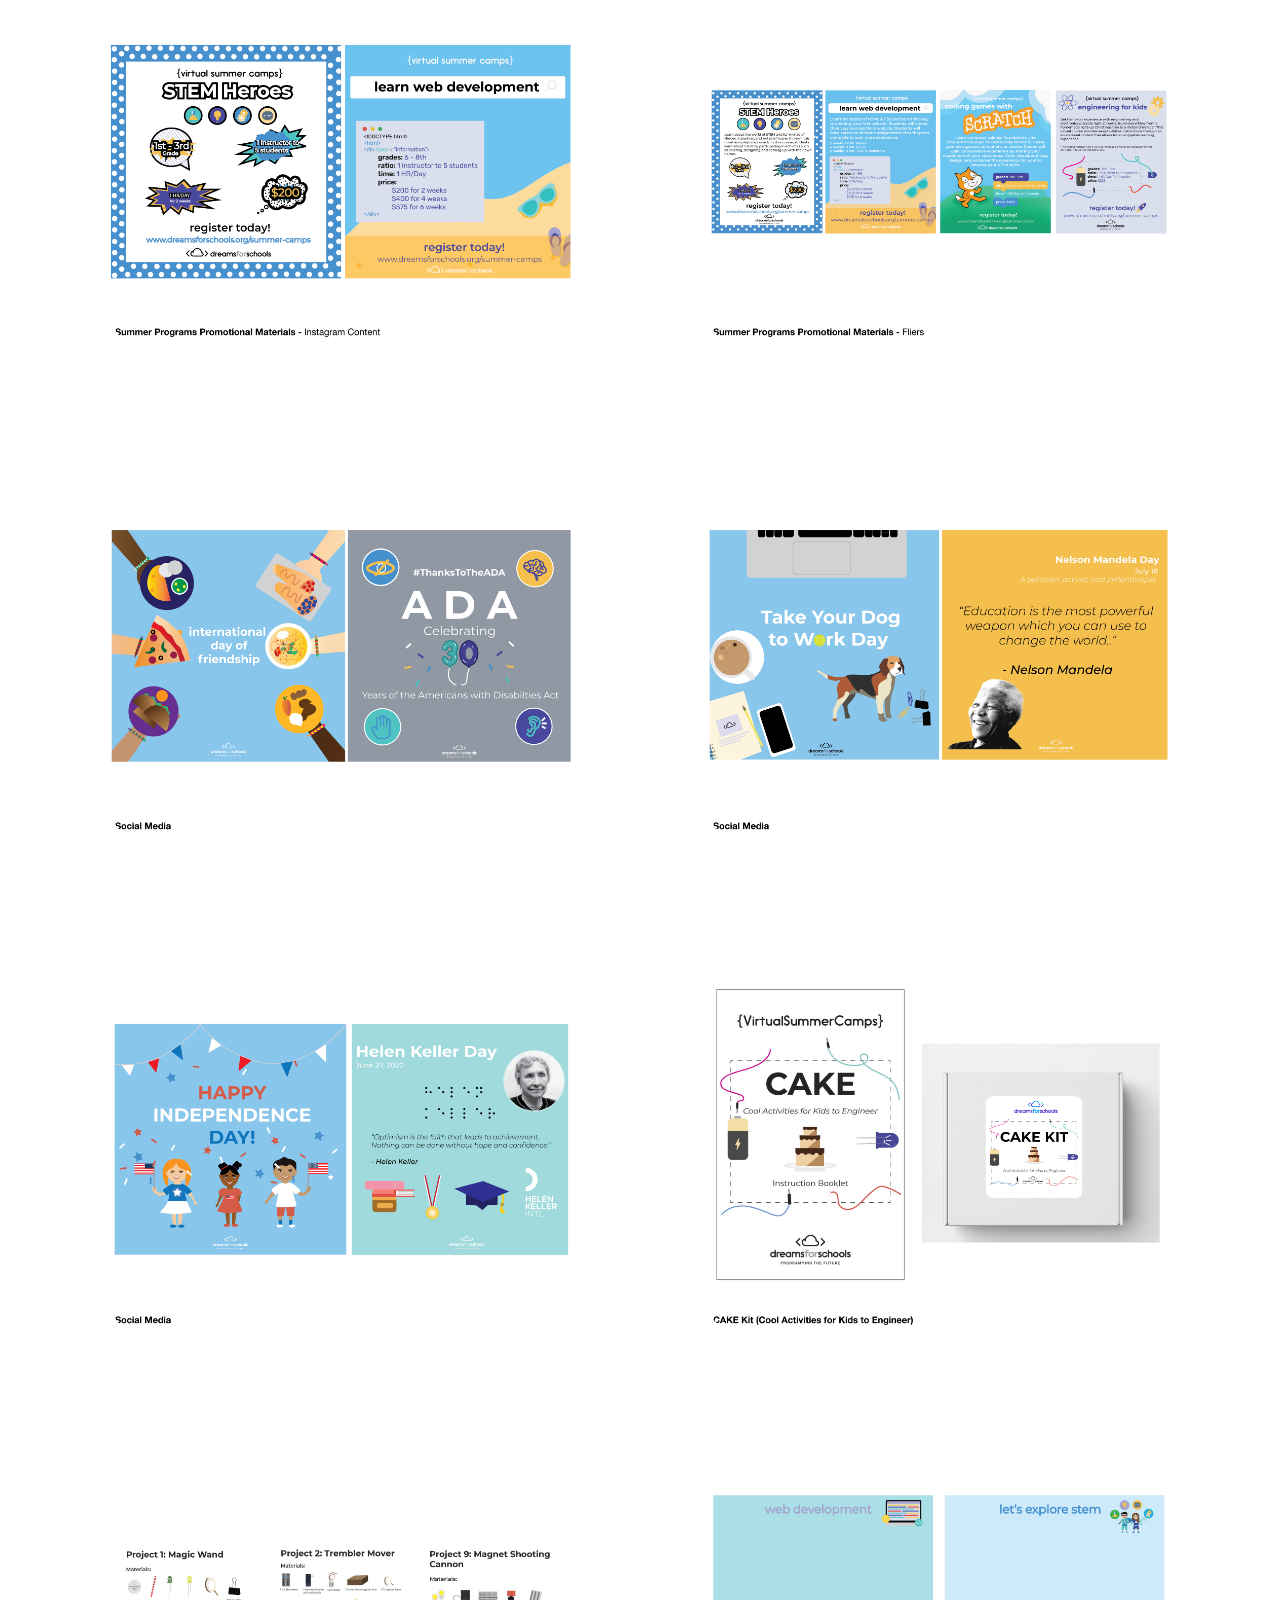
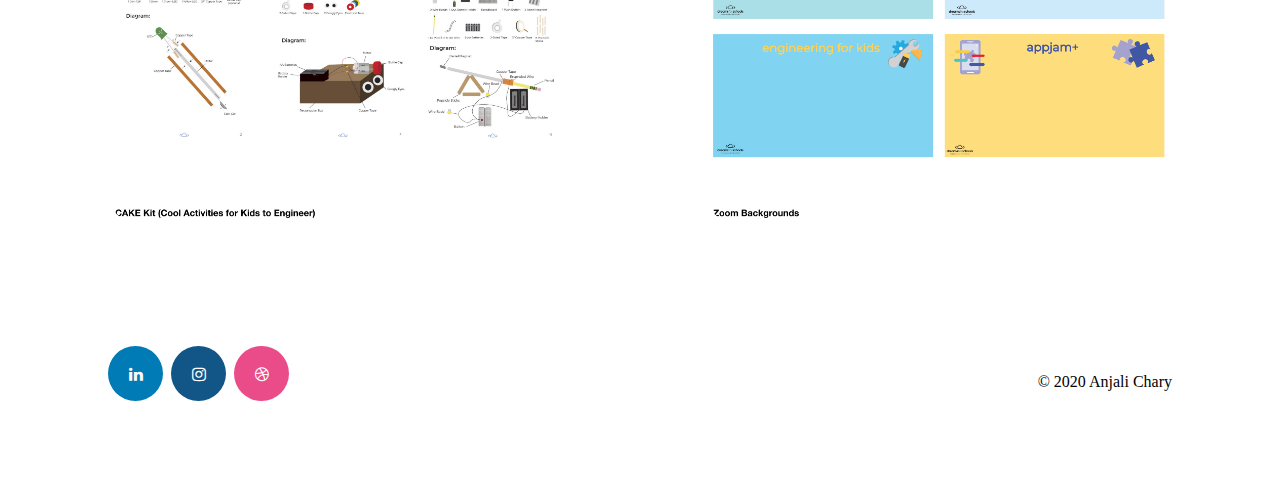
<file: dfs.html>
<!doctype html>
<html>
    
    <head>
        <meta charset = 'utf-8'>
        <title> Dreams for Schools. | Anjali Chary </title>
        <link rel = "stylesheet" href = "portfolio.css">
        <link rel="shortcut icon" type="image/x-icon" href="logo.png" />
          <link rel="shortcut icon" type="image/x-icon" href="logo.png" />
            <link rel="stylesheet" href="https://cdnjs.cloudflare.com/ajax/libs/font-awesome/4.7.0/css/font-awesome.min.css">
        
    </head>

<!-- title> -->
    <h1> <a href = "index.html">anjalichary</a></h1>
    
<!-- navigation bar> -->
    <div class="topnav">
        <a href="about.html">ABOUT</a>
        <a href="graphics.html">GRAPHICS</a>
        <a href="index.html">DESIGN + TECH </a>
    </div>

<!--intro>-->
  <div class = "intro">
      <h12> <a href = "https://www.dreamsforschools.org/"><mark class = "coral"> <b>Dreams for Schools </b></mark></a> a is a 501(c)(3) that oversees programs and initiatives that contribute to educating youth about Science, Technology, Engineering and Math fields. The main outreach program of the organization is the AppJam+ initiative. I am currently working with the organization to create graphics and any design-related materials. </h12>
    </div>
    
    <h3> Dreams for Schools Selected Work ↓</h3>
    
 
    
	

    
	<div class="gallery">

    <div class = "gallery-item">
    <img width="120" height="150" border="0" align="center" img class = "gallery-image"  src="Frame%2031.jpg">
    </div>
        
    <div class = "gallery-item">
    <img width="120" height="150" border="0" align="center" img class = "gallery-image"  src="Frame%2032.jpg">
    </div>
            
    <div class = "gallery-item">
    <img width="220" height="250" border="0" align="center" img class = "gallery-image"  src="Frame%2024.jpg"> 
    </div>
        
    <div class = "gallery-item">
    <img width="220" height="250" border="0" align="center" img class = "gallery-image" src="Frame%2025.jpg">  
    </div>
        
        
    <div class = "gallery-item">
    <img width="120" height="150" border="0" align="center" img class = "gallery-image"  src="Frame%2026.jpg">
    </div>
    
    <div class = "gallery-item">
    <img width="120" height="150" border="0" align="center" img class = "gallery-image"  src="Frame%2027.jpg">
    </div>
        

        <div class = "gallery-item">
    <img width="220" height="250" border="0" align="center" img class = "gallery-image" src="Frame%2033.jpg"> 
    </div>
        
    <div class = "gallery-item">
    <img width="220" height="250" border="0" align="center" img class = "gallery-image" src="Frame%2034.jpg"> 
    </div>
        
    <div class = "gallery-item">
    <img width="220" height="250" border="0" align="center" img class = "gallery-image" src="Frame%2035.jpg"> 
    </div>   
    
        
    <div class = "gallery-item">
    <img width="100%" height="100%" border="0" align="center" img class = "gallery-image"  src="Frame%2029.jpg">
    </div>
        
        
    <div class = "gallery-item">
    <img width="100%" height="100%" border="0" align="center" img class = "gallery-image"  src='Frame%2030.jpg'>
    </div>
        
        
    <div class = "gallery-item">
    <img width="220" height="250" border="0" align="center" img class = "gallery-image" src="Frame%2028.jpg"> 
    </div>
        

    
    </div>











</html>
    <footer>
<h11> © 2020 Anjali Chary </h11>
    <br>
    <a href="https://www.linkedin.com/in/anjali-chary-0304b011b/" class="fa fa-linkedin"></a>
    <a href="https://www.instagram.com/anjalichary/?hl=en" class="fa fa-instagram"></a>
    <a href="https://dribbble.com/anjalichary" class="fa fa-dribbble"></a>
    </footer>
</file>
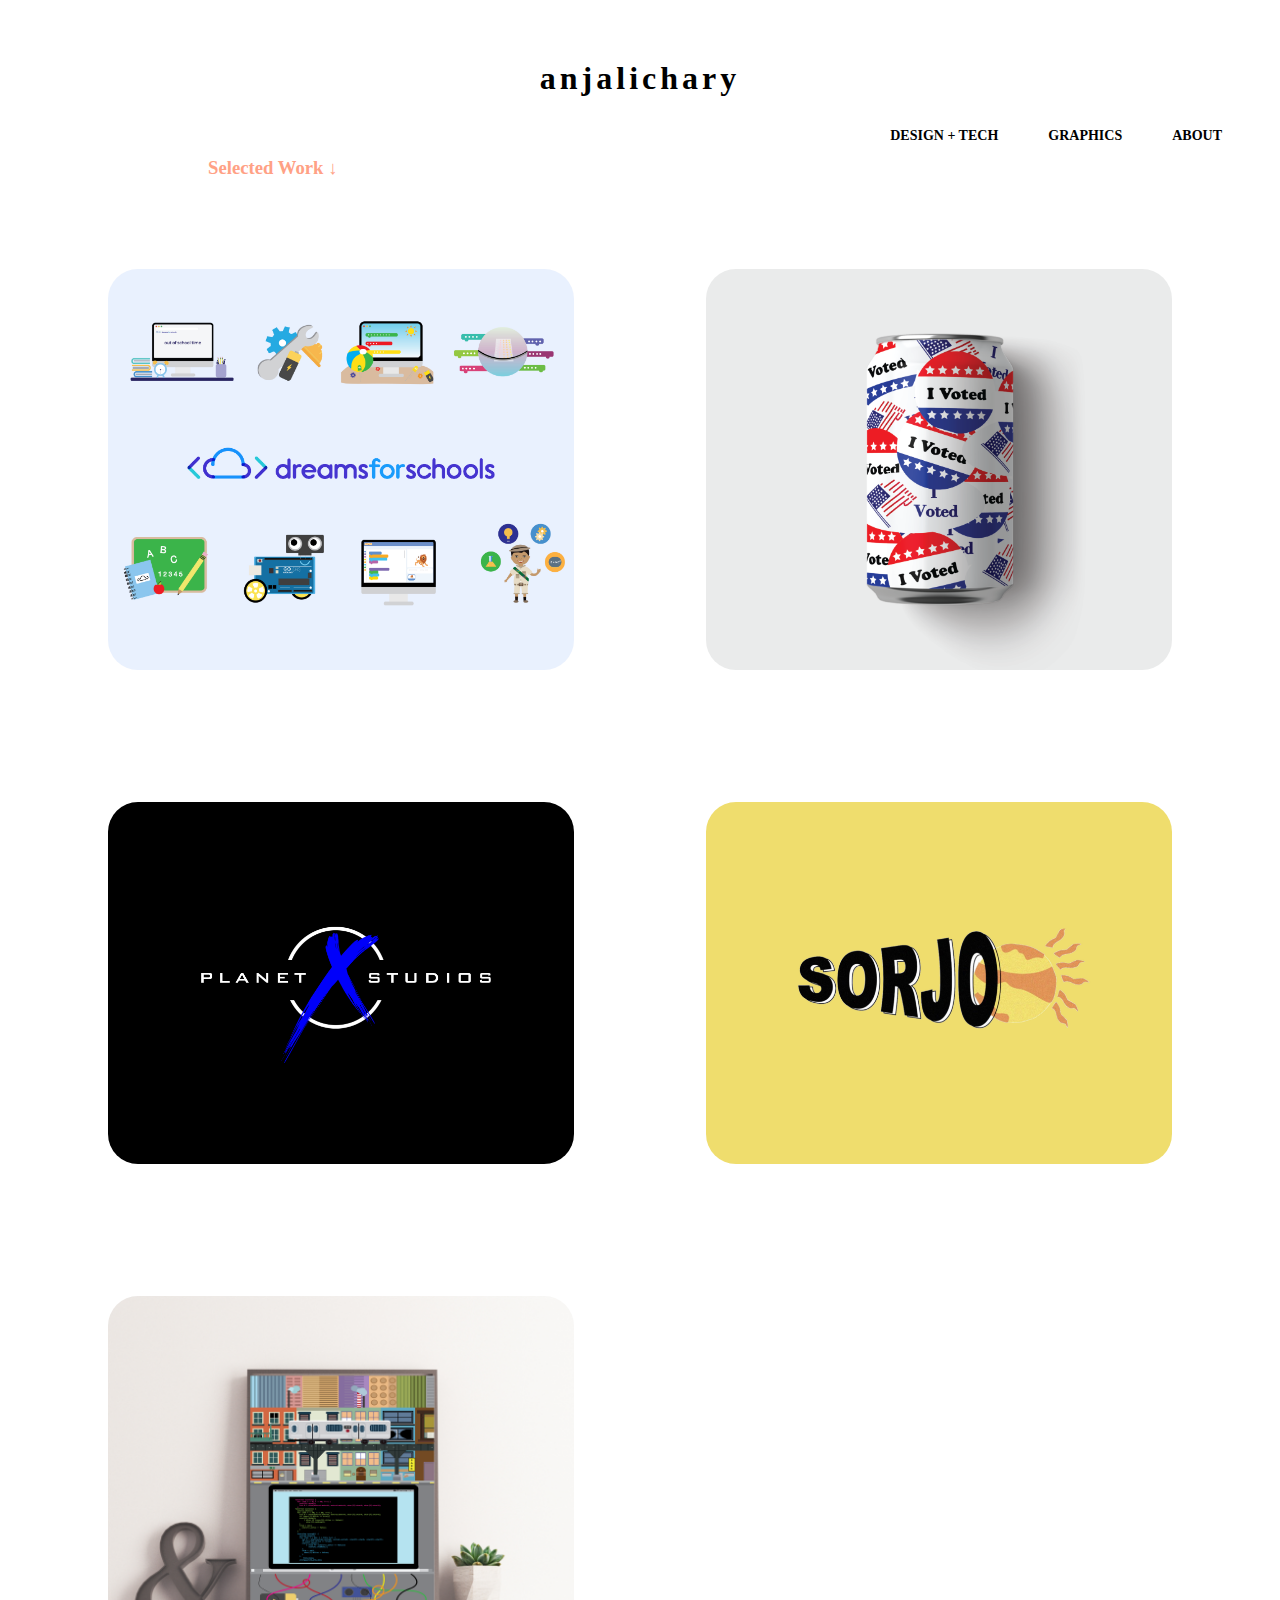
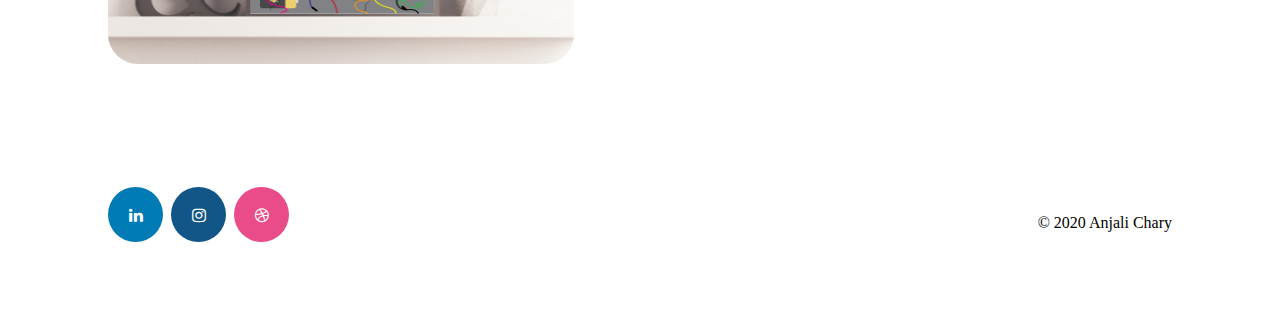
<file: graphics.html>
<!doctype html>
<html>
    
    <head>
        <meta charset = 'utf-8'>
        <title> Graphics. | Anjali Chary </title>
        <link rel = "stylesheet" href = "portfolio.css">
        <link rel="shortcut icon" type="image/x-icon" href="logo.png" />
           <link rel="stylesheet" href="https://cdnjs.cloudflare.com/ajax/libs/font-awesome/4.7.0/css/font-awesome.min.css">
        
    </head>

<!-- title> -->
    <h1> <a href = "index.html">anjalichary</a></h1>
    
<!-- navigation bar> -->
    <div class="topnav">
        <a href="about.html">ABOUT</a>
        <a href="graphics.html">GRAPHICS</a>
        <a href="index.html">DESIGN + TECH </a>
    </div>

<!--intro>-->

    <h3> Selected Work ↓</h3>


	<div class="gallery">
        
    <div class = "gallery-item">
    <a href="dfs.html" target="_top"> 
    <div class="img__wrap">
    <img class="gallery-image" img width="220" height="250" border="0" align="center" img class = "gallery-image" src="DFS.jpg">
    <div class = "img__description"> Dreams For Schools </div>
    </div>
    </a>  
    </div>
        
    <div class = "gallery-item">
    <a href="beer.html" target="_top"> 
    <div class="img__wrap">
    <img class="gallery-image" img width="220" height="250" border="0" align="center" img class = "gallery-image" src="votemockup.png">
    <div class = "img__description"> Branding Project </div>
    </div>
    </a>  
    </div>
        
        
    <div class = "gallery-item">
    <a href="planetx.html" target="_top"> 
    <div class="img__wrap">
    <img class="gallery-image" img width="220" height="250" border="0" align="center" img class = "gallery-image" src="px.jpg">
    <div class = "img__description"> Planet X </div>
    </div>
    </a>  
    </div>
        
        
    <div class = "gallery-item">
    <a href="sorjo.html" target="_top"> 
    <div class="img__wrap">
    <img class="gallery-image" img width="220" height="250" border="0" align="center" img class = "gallery-image" src="Frame%206.jpg">
    <div class = "img__description"> Sorjo Magazine </div>
    </div>
    </a>  
    </div>
        
    <div class = "gallery-item">
    <a href="graphicdesign.html" target="_top"> 
    <div class="img__wrap">
    <img class="gallery-image" img width="220" height="250" border="0" align="center" img class = "gallery-image" src="Free%20Elite%20Brand%20Poster%20Frame%20Mockup%20PSD%202018.png">
    <div class = "img__description"> Misc </div>
    </div>
    </a>  
    </div>
        

        

    </div>

</html>
    <footer>
  <h11> © 2020 Anjali Chary </h11>
    <br>
    <a href="https://www.linkedin.com/in/anjali-chary-0304b011b/" class="fa fa-linkedin"></a>
    <a href="https://www.instagram.com/anjalichary/?hl=en" class="fa fa-instagram"></a>
    <a href="https://dribbble.com/anjalichary" class="fa fa-dribbble"></a>
    </footer>
</file>
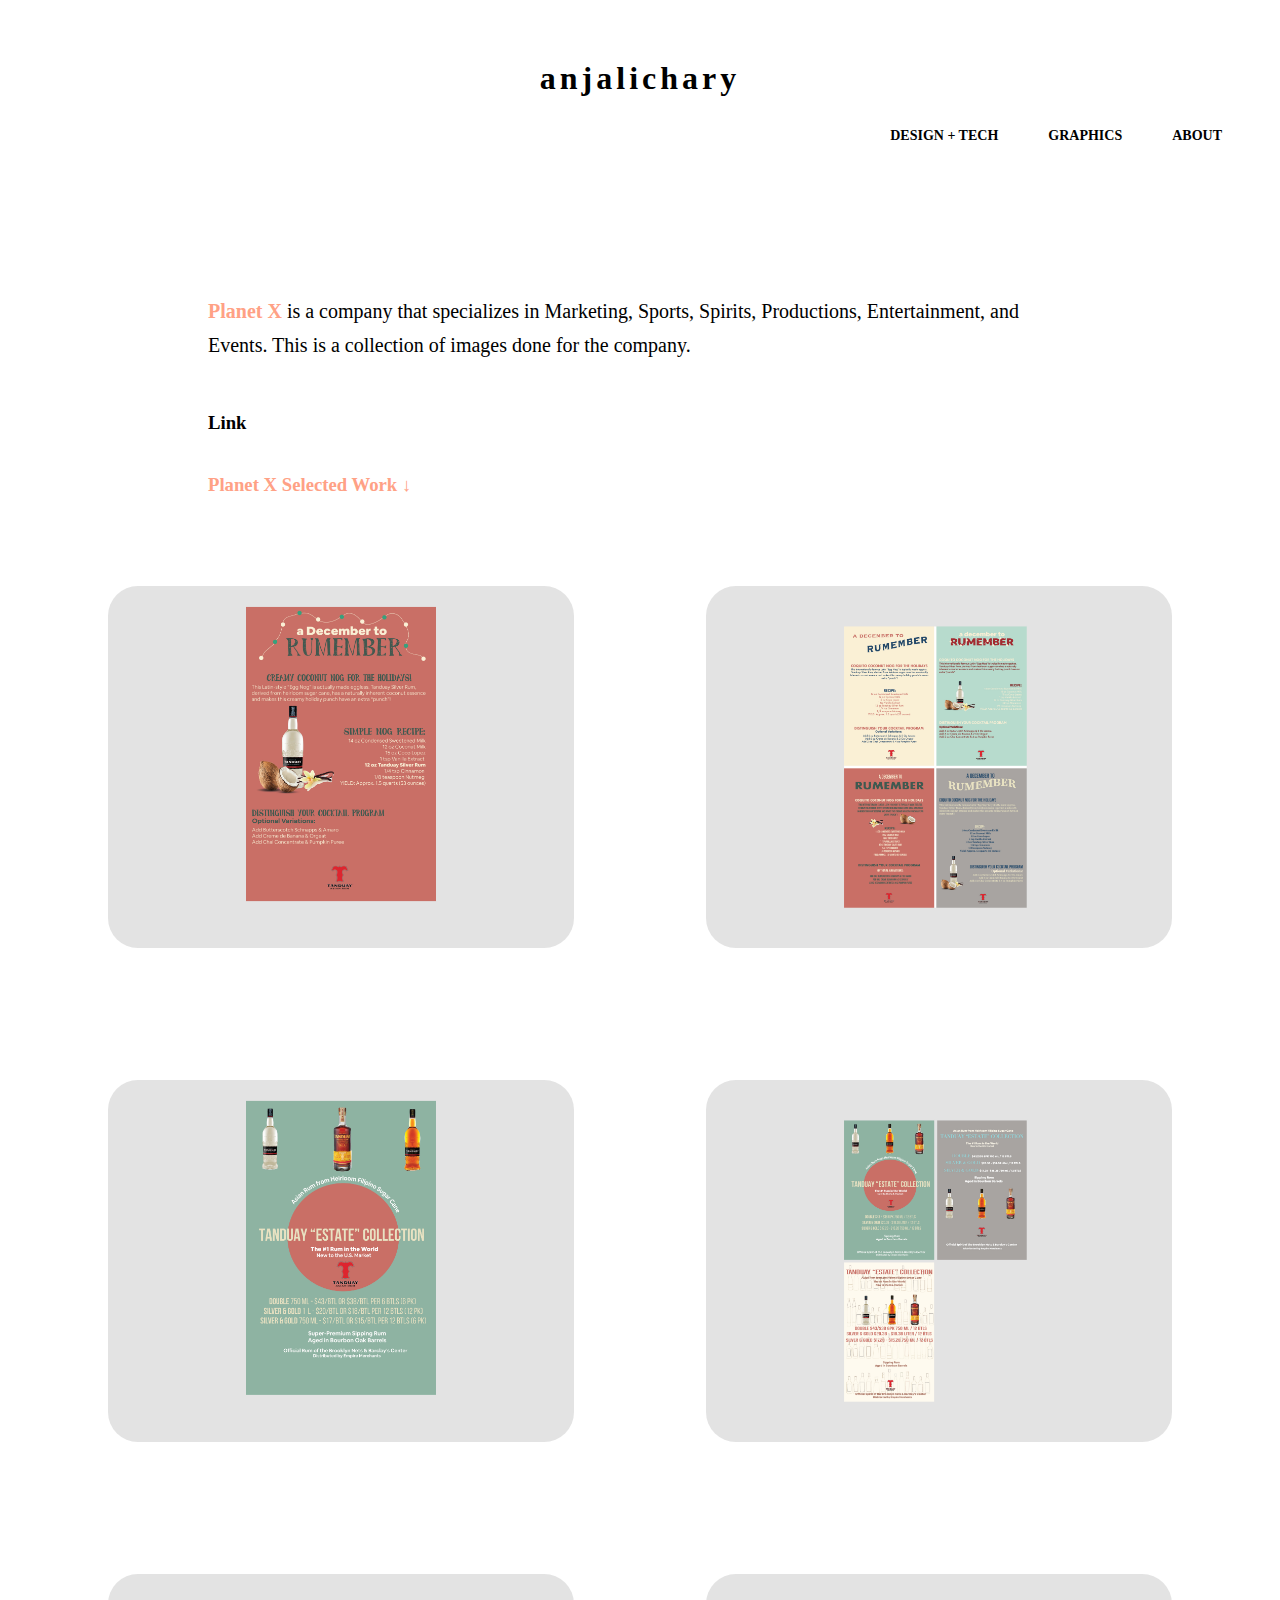
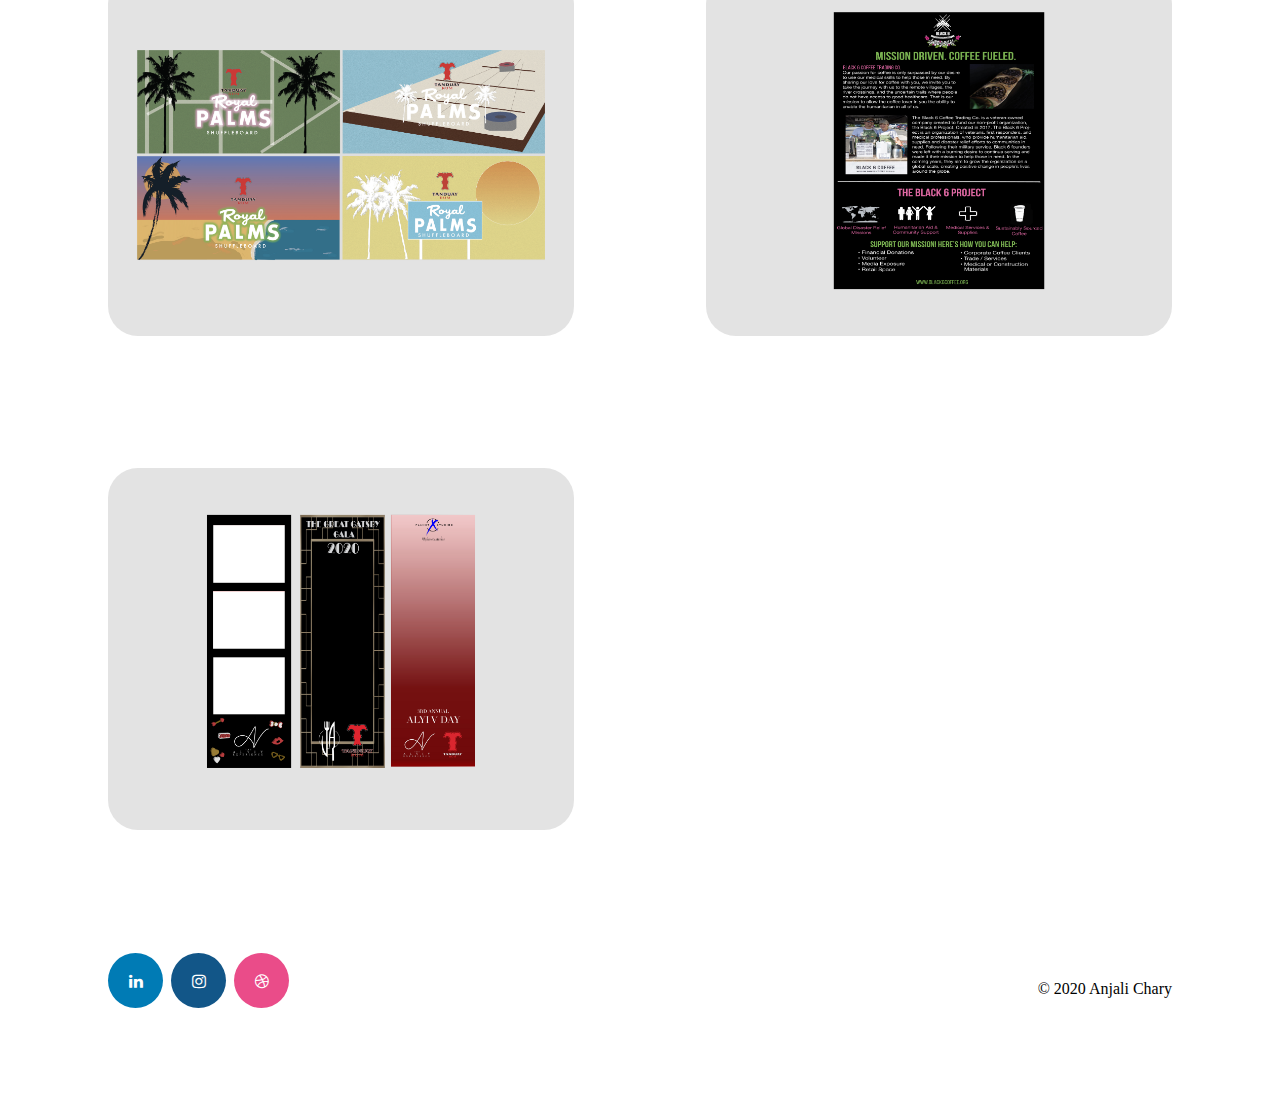
<file: planetx.html>
<!doctype html>
<html>
    
    <head>
        <meta charset = 'utf-8'>
        <title> Planet X. | Anjali Chary </title>
        <link rel = "stylesheet" href = "portfolio.css">
        <link rel="shortcut icon" type="image/x-icon" href="logo.png" />
          <link rel="shortcut icon" type="image/x-icon" href="logo.png" />
            <link rel="stylesheet" href="https://cdnjs.cloudflare.com/ajax/libs/font-awesome/4.7.0/css/font-awesome.min.css">
        
    </head>

<!-- title> -->
    <h1> <a href = "index.html">anjalichary</a></h1>
    
<!-- navigation bar> -->
    <div class="topnav">
        <a href="about.html">ABOUT</a>
        <a href="graphics.html">GRAPHICS</a>
        <a href="index.html">DESIGN + TECH </a>
    </div>
    
  <div class = "intro">
        <h12> <mark class = "coral"> <b>Planet X </b></mark> is a company that specializes in Marketing, Sports, Spirits, Productions, Entertainment, and Events. This is a collection of images done for the company.</h12>
    </div>
    
    <h3> <a href = "https://www.planetxstudios.life/"> Link </a> </h3>

    <h3> Planet X Selected Work ↓</h3>
    
 
    
	

    
	<div class="gallery">

        
    <div class = "gallery-item">
    <img width="220" height="250" border="0" align="center" img class = "gallery-image"  src="Frame%2019.jpg"> 
    </div>
        
    <div class = "gallery-item">
    <img width="220" height="250" border="0" align="center" img class = "gallery-image" src="Frame%2018.jpg">  
    </div>
        
        
    <div class = "gallery-item">
    <img width="120" height="150" border="0" align="center" img class = "gallery-image"  src="Frame%2021.jpg">
    </div>
    
    <div class = "gallery-item">
    <img width="120" height="150" border="0" align="center" img class = "gallery-image"  src="Frame%2023.jpg">
    </div>
        
        
        
      <div class = "gallery-item">
    <img width="220" height="250" border="0" align="center" img class = "gallery-image" src="royalpalms.jpg"> 
    </div>
    
        
    <div class = "gallery-item">
    <img width="100%" height="100%" border="0" align="center" img class = "gallery-image"  src="Frame%2020.jpg">
    </div>
        
        
    <div class = "gallery-item">
    <img width="100%" height="100%" border="0" align="center" img class = "gallery-image"  src='Frame%2022.jpg'>
    </div>
    </div>











</html>
    <footer>
<h11> © 2020 Anjali Chary </h11>
    <br>
    <a href="https://www.linkedin.com/in/anjali-chary-0304b011b/" class="fa fa-linkedin"></a>
    <a href="https://www.instagram.com/anjalichary/?hl=en" class="fa fa-instagram"></a>
    <a href="https://dribbble.com/anjalichary" class="fa fa-dribbble"></a>
    </footer>
</file>
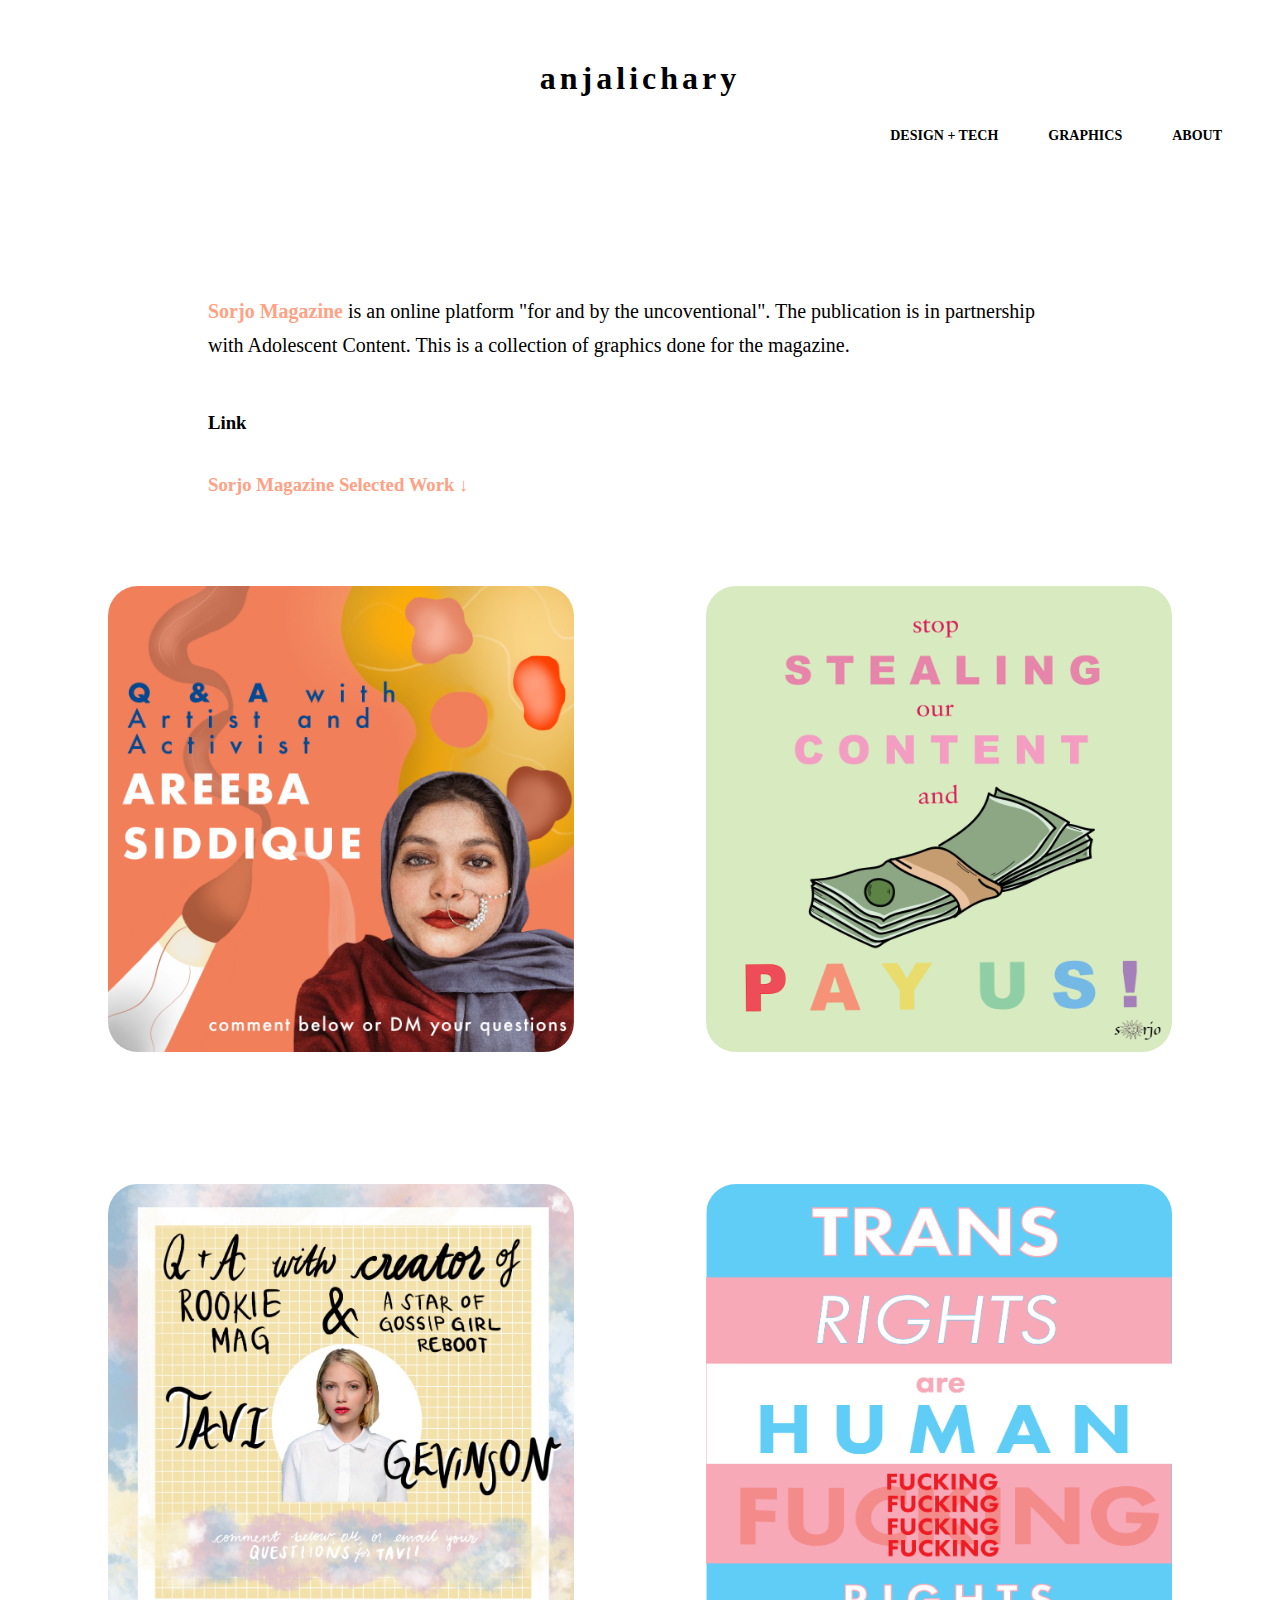
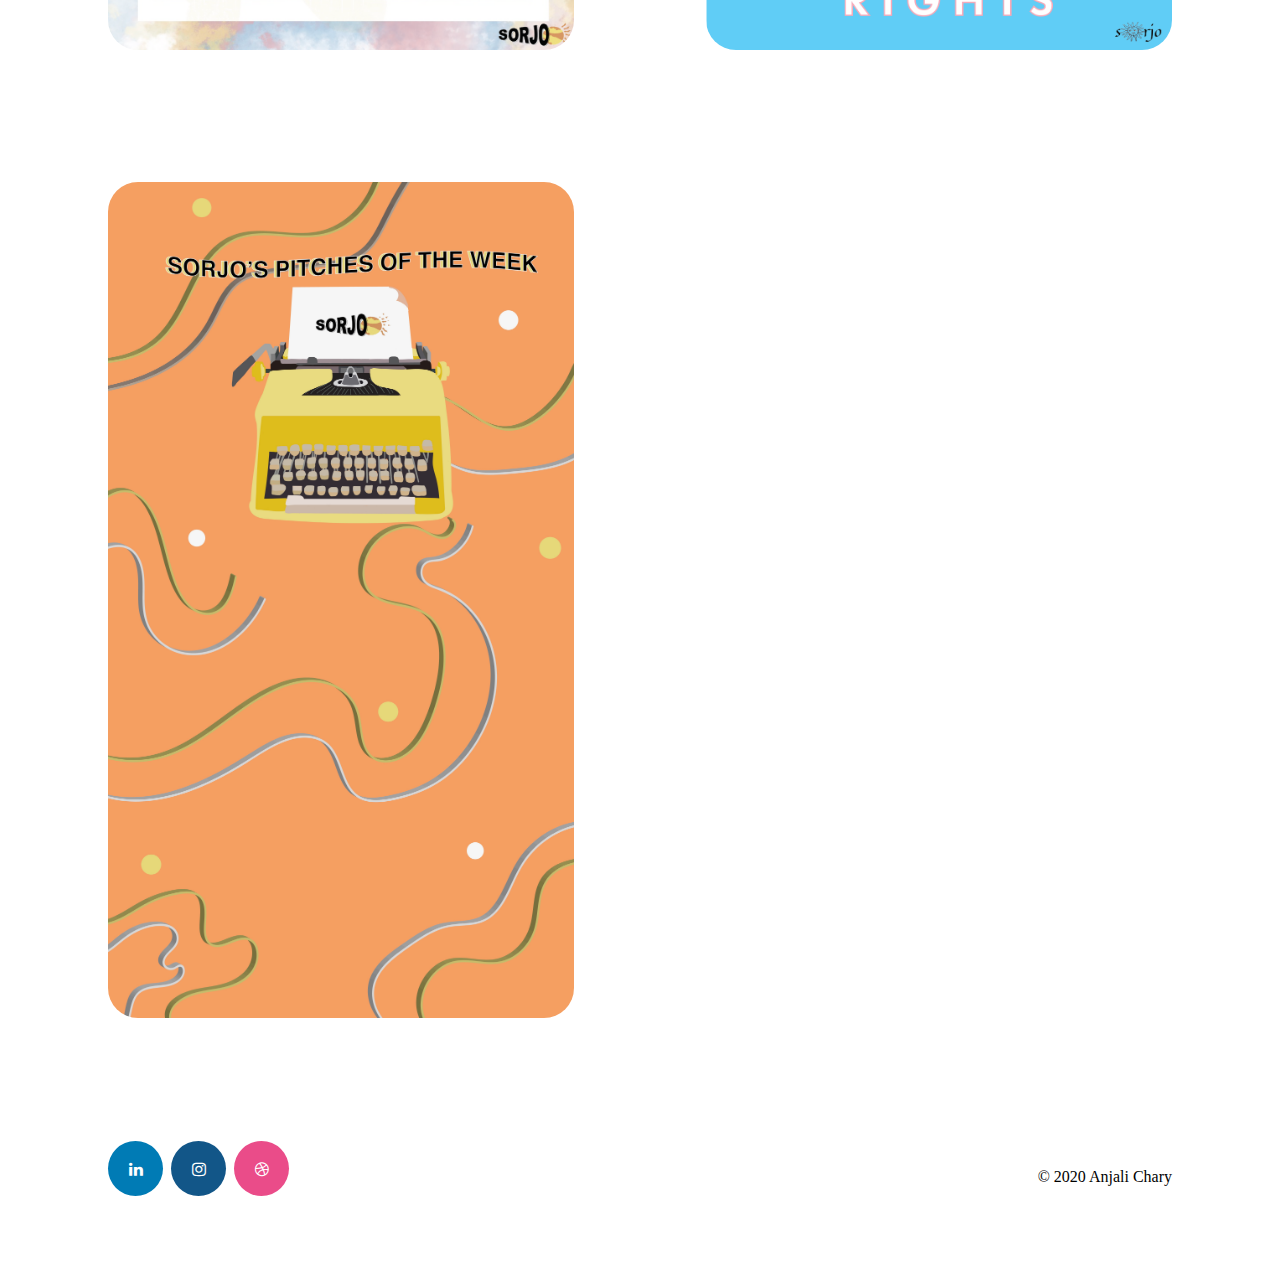
<file: sorjo.html>
<!doctype html>
<html>
    
    <head>
        <meta charset = 'utf-8'>
        <title> Sorjo Magazine. | Anjali Chary </title>
        <link rel = "stylesheet" href = "portfolio.css">
        <link rel="shortcut icon" type="image/x-icon" href="logo.png" />
            <link rel="stylesheet" href="https://cdnjs.cloudflare.com/ajax/libs/font-awesome/4.7.0/css/font-awesome.min.css">
        
    </head>

<!-- title> -->
    <h1> <a href = "index.html">anjalichary</a></h1>
    
<!-- navigation bar> -->
    <div class="topnav">
        <a href="about.html">ABOUT</a>
        <a href="graphics.html">GRAPHICS</a>
        <a href="index.html">DESIGN + TECH </a>
    </div>
    <div class = "intro">
        <h12> <mark class = "coral"><b>Sorjo Magazine</b> </mark> is an online platform "for and by the uncoventional". The publication is in partnership with Adolescent Content. This is a collection of graphics done for the magazine.</h12>
    </div>
    
    <h3> <a href = "https://sorjomagazine.com/"> Link </a> </h3>

    <h3> Sorjo Magazine Selected Work ↓ </h3>
    
	<div class="gallery">
	  
    <div class = "gallery-item">
    <img width="220" height="250" border="0" align="center" img class = "gallery-image" src="IMG_6716.JPG"> 
    </div>
    
    <div class = "gallery-item">
    <img width="220" height="250" border="0" align="center" img class = "gallery-image" src="stopstealingcontent.png">  
    </div>
        
    <div class = "gallery-item">
    <img width="220" height="250" border="0" align="center" img class = "gallery-image"  src="tavisorjo.png"> 
    </div>
        
        
    <div class = "gallery-item">
    <img width="100%" height="100%" border="0" align="center" img class = "gallery-image"  src="trans%20rights.png">
 
    </div>

     <div class = "gallery-item">
    <img width="120" height="150" border="0" align="center" img class = "gallery-image"  src="Untitled-6.jpg">
  
    </div>
    </div>

</html>
    <footer>
    <h11> © 2020 Anjali Chary </h11>
    <br>
    <a href="https://www.linkedin.com/in/anjali-chary-0304b011b/" class="fa fa-linkedin"></a>
    <a href="https://www.instagram.com/anjalichary/?hl=en" class="fa fa-instagram"></a>
    <a href="https://dribbble.com/anjalichary" class="fa fa-dribbble"></a>
    </footer>
</file>
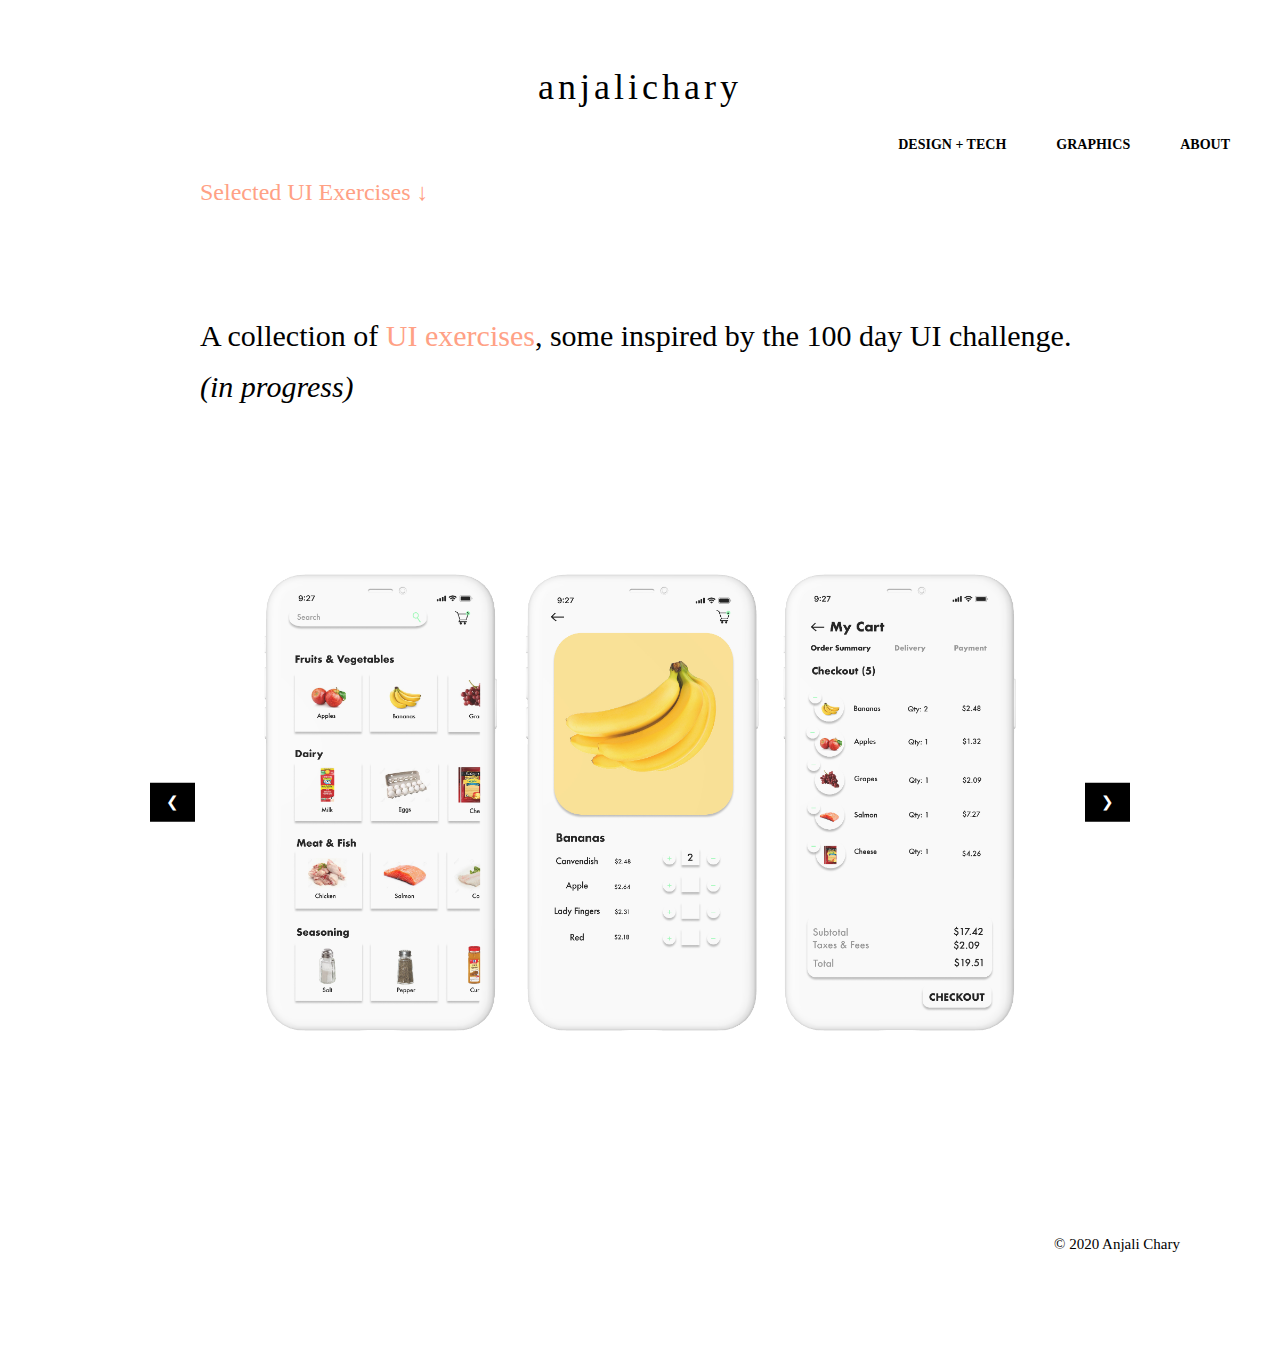
<file: ui.html>
<!doctype html>
<html>
    
    <head>
        <meta charset = 'utf-8'>
        <title> User Interface Exercises. | Anjali Chary </title>
        <link rel="stylesheet" href="https://www.w3schools.com/w3css/4/w3.css"> 
        <link rel = "stylesheet" href = "portfolio.css">
        <link rel="shortcut icon" type="image/x-icon" href="logo.png" />
        <link rel="stylesheet" href="https://cdnjs.cloudflare.com/ajax/libs/font-awesome/4.7.0/css/font-awesome.min.css">
        
    </head>

<!-- title> -->
    <h1> <a href = "index.html">anjalichary</a></h1>
    
<!-- navigation bar> -->
    <div class="topnav">
        <a href="about.html">ABOUT</a>
        <a href="graphics.html">GRAPHICS</a>
        <a href="index.html">DESIGN + TECH </a>
    </div>

<!--intro>-->

    <h3> Selected UI Exercises ↓ </h3>
     <div class = "intro">
        <h2> A collection of <mark class = "coral"> UI exercises</mark>, some inspired by the 100 day UI challenge. <em> (in progress)</em></h2>
    </div>


    <div class="w3-content w3-display-container">
      <img class="mySlides" src="grocery.jpg" style="width:100%">
      <img class="mySlides" src="signup1.jpg" style="width:100%">
      <img class="mySlides" src="smartwayui.jpg" style="width:100%">
      <img class="mySlides" src="Frame%205.jpg" style="width:100%">
      <img class="mySlides" src="calcui.jpg"style="width:100%">
      <img class="mySlides" src="groceryapp2.jpg"style="width:100%">

      <button class="w3-button w3-black w3-display-left" onclick="plusDivs(-1)">&#10094;</button>
      <button class="w3-button w3-black w3-display-right" onclick="plusDivs(1)">&#10095;</button>
    </div>
    
    <footer>
           <h11> © 2020 Anjali Chary </h11>
    </footer>


<script>
var slideIndex = 1;
showDivs(slideIndex);

function plusDivs(n) {
  showDivs(slideIndex += n);
}

function showDivs(n) {
  var i;
  var x = document.getElementsByClassName("mySlides");
  if (n > x.length) {slideIndex = 1}
  if (n < 1) {slideIndex = x.length} ;
  for (i = 0; i < x.length; i++) {
    x[i].style.display = "none";
  }
  x[slideIndex-1].style.display = "block";
}
</script>
</file>
<file: portfolio.css>
/*navgiation bar*/
a { text-decoration: none; color:black; }
a:visited { text-decoration: none; }
a:hover { text-decoration: none; }
a:focus { text-decoration: n18e; }
a:hover, a:active { text-decoration: none; }
.topnav a {
  color: black;
  font-weight: 800;
  margin-right: 50px;
  float: right;
  padding: 0px -40px;
  text-decoration: none;
  font-size: 14px;  
  font-family: "Airbnb Cereal App Book";  
}
.topnav a:hover {
  color: coral; 
}

/*intro*/
.intro{
    display:inline-flex;
    margin-top: 100px;
    margin-left: 100px;
    margin-right: 100px; 
}

.intro1{
    display:inline-flex;
    margin-top:-100px;
    margin-bottom:-10px;
    margin-left: 100px;
    margin-right: 100px;
}


.intro2{
    margin-top:-70px;
    margin-bottom:-10px;
    margin-left: 100px;
    margin-right: 100px; 
}

mark {
    color:#ffa185;
    background: none;
}

mark2{
    color: red;
}
h1{
    margin-top: 50px;
    font-family: 'Source Serif Pro';
    text-align: center;
    letter-spacing: 4px;
    padding: 10px;
}

h10{
    margin-top: 100px;
    font-size: 24px;
    font-family: 'Airbnb Cereal App';
    text-align: center;
    letter-spacing: 4px;
     padding: 100px 100px;
}



h2{
    font-family: "Airbnb Cereal App";
    float: left;
    font-size: 30px;
    padding: 0px 100px;
    line-height: 170%;
}

h3{
    margin-top: 50px;
    font-family: 'Airbnb Cereal App';
    padding: 0px 100px;
    color:#ffa185;
    padding: 0px 100px;
    margin-bottom:-10px;
    margin-left: 100px;
    margin-right: 100px; 
}

.button {
  border-radius: 35px;
  margin: 40px 40px;
  text-align: center;
  padding: 20px;
  width: 200px;
  height: 70px;
  cursor: pointer;
  -webkit-transition-duration: 0.4s; /* Safari */
  transition-duration: 0.4s;
  border: none;
    margin-top: 100px;
}

.button {
  transition-duration: 0.4s;
}

.button:hover {
  background-color: #ffa185;
  color: white;
}

.buttons{
    text-align: center;
    margin-bottom: 100px; 
}
button:active {
    outline: none;
    border: none;
}

.button1 {
  box-shadow: 10px 10px 39px 0px rgba(0,0,0,0.22);
}

.button2:hover {
  box-shadow: 0 12px 16px 0 rgba(0,0,0,0.24),0 17px 50px 0 rgba(0,0,0,0.19);
}



h4{
    font-family: 'Airbnb Cereal App';
    font-size: 24px;
    padding: 0px 100px;
    color: lightgray;
    display: flex;
}


h5{
    font-family: 'Source Serif Pro';
    font-weight: 600;
    padding: 0px 100px;
    color:black;
    font-size: 60px;
    display: flex;
}

h6{
    font-family: 'Airbnb Cereal App';
    font-weight: 300;
    padding: 0px 100px;
    color:#ffa185;
    font-size: 20px;
    display: flex;
}


.gallery {
	display: flex;
	flex-wrap: wrap;

}

.gallery-image {
	display: block;
	width: 100%;
	height: 100%;
	object-fit: cover;
    border-radius: 30px;
    border-style: solid;
    transition: transform .6s; /* Animation */
}

.gallery-image:hover{
    transform: scale(1.1)
}



@supports (display: grid) {
	.gallery {
		display: grid;
		grid-template-columns: repeat(auto-fit, minmax(34rem, 1fr));
		grid-gap: 2rem;
	}

	.gallery,
	.gallery-item {
		margin: 50px;
	}
}

.gallery-image1 {
    text-align: center;
	display: block;
	width: 80%;
	height: 80%;
    margin: 0 auto;
	object-fit:cover;

	
}




h7{
    margin-top: 50px;
    font-family: 'Airbnb Cereal App';
    float: left;
    font-size: 24px;
    padding: 0px 100px;
    line-height: 170%; 
    margin-bottom:-10px;
    margin-left: 100px;
    margin-right: 100px; 
}



h11{
    font-family: 'Airbnb Cereal App';
    padding:50px 100px;
    margin-bottom: 50px;
    float: right;
}


* {

  border: 0;
}

.img__wrap {
  position: relative;
  height: 100%;
  width: 100%;
   
  
}

.img__description {
    
  position:absolute;
width: 100%;
   border: none;
    height: 100%;
    opacity: 0.5;
    font-family: Avenir;
    line-height: 400px;
    text-align: center;
    background-color: white;
  top: 0;
  bottom: 0;
  left: 0;
  right: 0;
  color: black;
  opacity: 0;
border-radius: 30px;
     box-shadow: 10px 10px 39px 0px rgba(173,173,173,0.72);
	
  transition: opacity .2s, visibility .2s;
}

.img__wrap:hover .img__description {
  visibility: visible;
  opacity: 10;
}

.fa {
  padding: 20px;
  font-size: 30px;
  width: 15px;
  height: 15px;
  text-align: center;
  text-decoration: none;
  margin: 5px 2px;
  border-radius: 70px;
  margin-bottom: 20px;

}

.fa:hover {
    opacity: 0.7;
}


.fa-linkedin {
  background: #007bb5;
  color: white;
  margin-left: 100px;
}

.fa-instagram {
  background: #125688;
  color: white;
}

.fa-dribbble {
  background: #ea4c89;
  color: white;
}

h12{
    font-family: "Helvetica Neue";
    float: left;
    font-size: 20px;
    margin-top: 50px;
    padding: 0px 100px;
    line-height: 170%;
}
</file>
<file: canvascase.css>
/*navgiation bar*/
a { text-decoration: none; color:black; }
a:visited { text-decoration: none; }
a:hover { text-decoration: none; }
a:focus { text-decoration: n18e; }
a:hover, a:active { text-decoration: none; }
.topnav a {
  color: black;
  font-weight: 800;
  margin-right: 50px;
  float: right;
  padding: 0px -40px;
  text-decoration: none;
  font-size: 14px;  
  font-family: "Airbnb Cereal App Book";  
}
.topnav a:hover {
  color: coral; 
}

/*intro*/
.intro{
    border: 1px;
    display:inline-block;
    margin-left: 100px;
    margin-right: 100px; 
}

.intro1{
    display:inline-block;
    margin-left: 100px;
    margin-right: 100px; 
}


mark {
    color:red;
    background: none;
}

h1{
    margin-top: 50px;
    font-family: 'Source Serif Pro';
    text-align: center;
    letter-spacing: 4px;
    padding: 10px;
}

h2{
    margin-top: 50px;
    font-family: 'Source Serif Pro';
    text-align: center;
    font-size: 60px;
    letter-spacing: 4px;
    padding: 10px;
    color: red;
}
h3{
    font-family: 'Airbnb Cereal App';
    text-align: center;
    font-size: 20px;

}

h4{
      margin-top: 50px;
    font-family: 'Source Serif Pro';
    text-align: center;
    font-size: 30px;
    color: red;  
}


h12{
    font-family: 'Airbnb Cereal App';
    float: left;
    font-size: 20px;
    padding: 0px 0px;

}




.gallery {
	display: flex;
	flex-wrap: wrap;

}

.gallery-image {
	display: block;
    margin-top: 50px;
	width: 100%;
	height: 100%;
	object-fit: cover;
    border-radius: 30px;
    border-style: solid;
    transition: transform .6s; /* Animation */
}

.gallery-image:hover{
    transform: scale(1.05)
}



@supports (display: grid) {
	.gallery {
		display: grid;
		grid-template-columns: repeat(auto-fit, minmax(34rem, 1fr));
		grid-gap: 2rem;
	}

	.gallery,
	.gallery-item {
		margin: 50px;
	}
}

.gallery-image1 {
    text-align: center;
	display: block;
	width: 80%;
	height: 80%;
    margin: 0 auto;
	object-fit:cover;

	
}




h7{
    margin-top: 50px;
    font-family: 'Airbnb Cereal App';
    float: left;
    font-size: 24px;
    padding: 0px 100px;
    line-height: 170%; 
    margin-bottom:-10px;
    margin-left: 100px;
    margin-right: 100px; 
}



h11{
    font-family: 'Airbnb Cereal App';
    padding:50px 100px;
    margin-bottom: 50px;
    float: right;
}


* {

  border: 0;
}

.img__wrap {
  position: relative;
  height: 100%;
  width: 100%;
   
  
}

.img__description {
    
  position:absolute;
width: 100%;
   border: none;
    height: 100%;
    opacity: 0.5;
    font-family: Avenir;
    line-height: 400px;
    text-align: center;
    background-color: white;
  top: 0;
  bottom: 0;
  left: 0;
  right: 0;
  color: black;
  opacity: 0;
border-radius: 30px;
     box-shadow: 10px 10px 39px 0px rgba(173,173,173,0.72);
	
  transition: opacity .2s, visibility .2s;
}

.img__wrap:hover .img__description {
  visibility: visible;
  opacity: 10;
}

.fa {
  padding: 20px;
  font-size: 30px;
  width: 15px;
  height: 15px;
  text-align: center;
  text-decoration: none;
  margin: 5px 2px;
  border-radius: 70px;
  margin-bottom: 20px;

}

.fa:hover {
    opacity: 0.7;
}


.fa-linkedin {
  background: #007bb5;
  color: white;
  margin-left: 100px;
}

.fa-instagram {
  background: #125688;
  color: white;
}

.fa-dribbble {
  background: #ea4c89;
  color: white;
}
</file>
